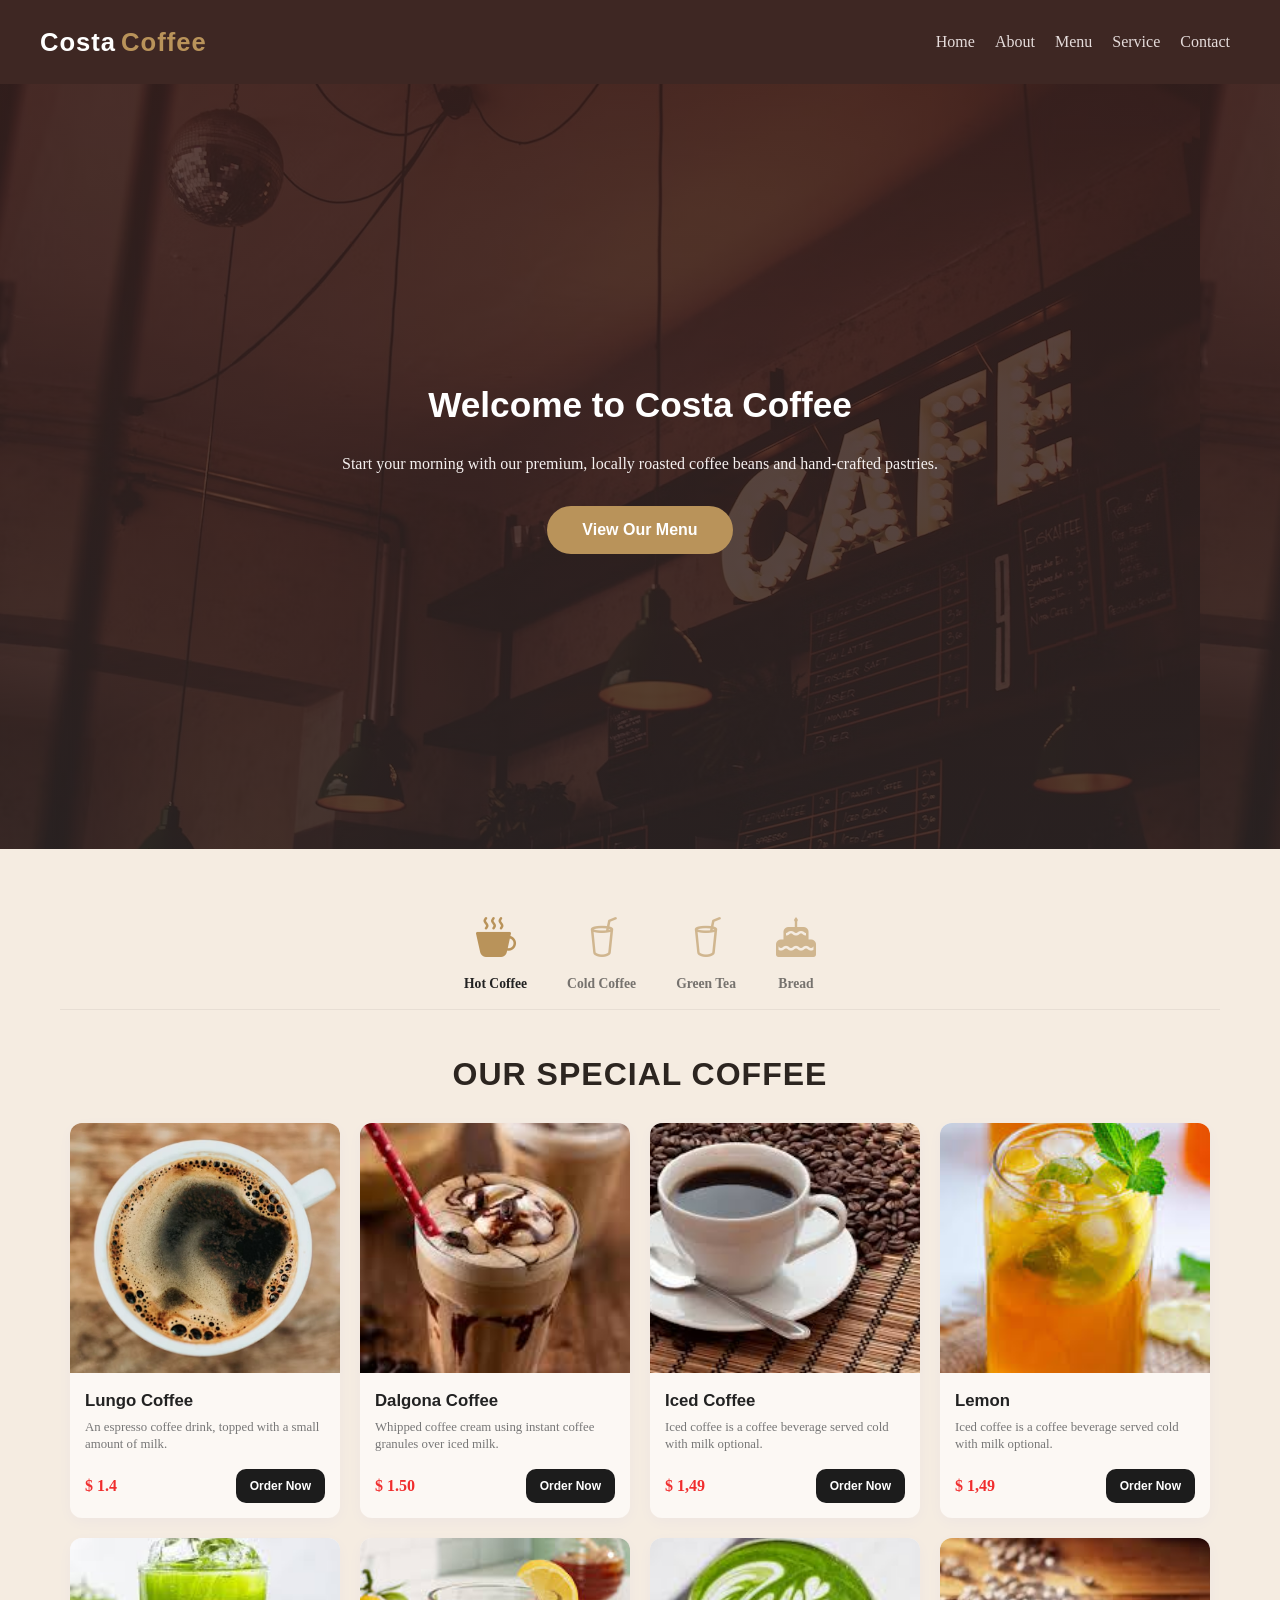
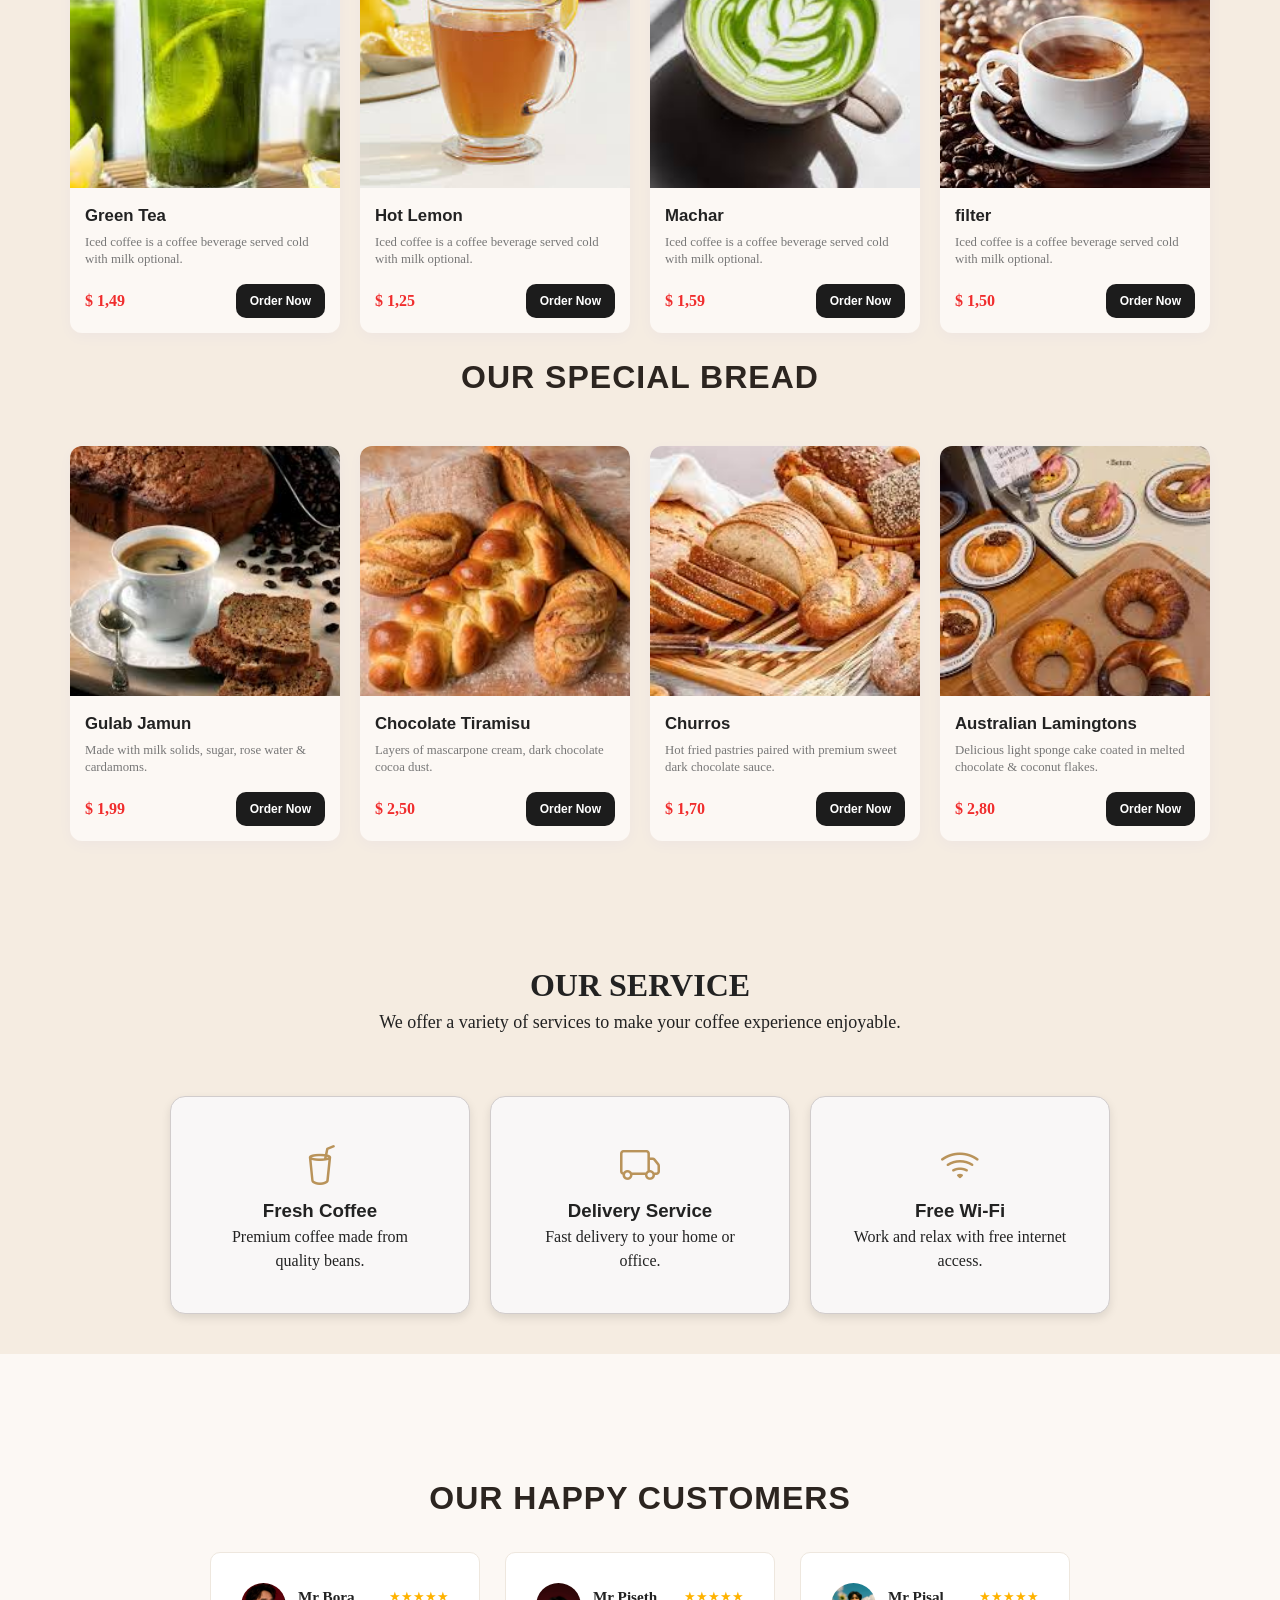
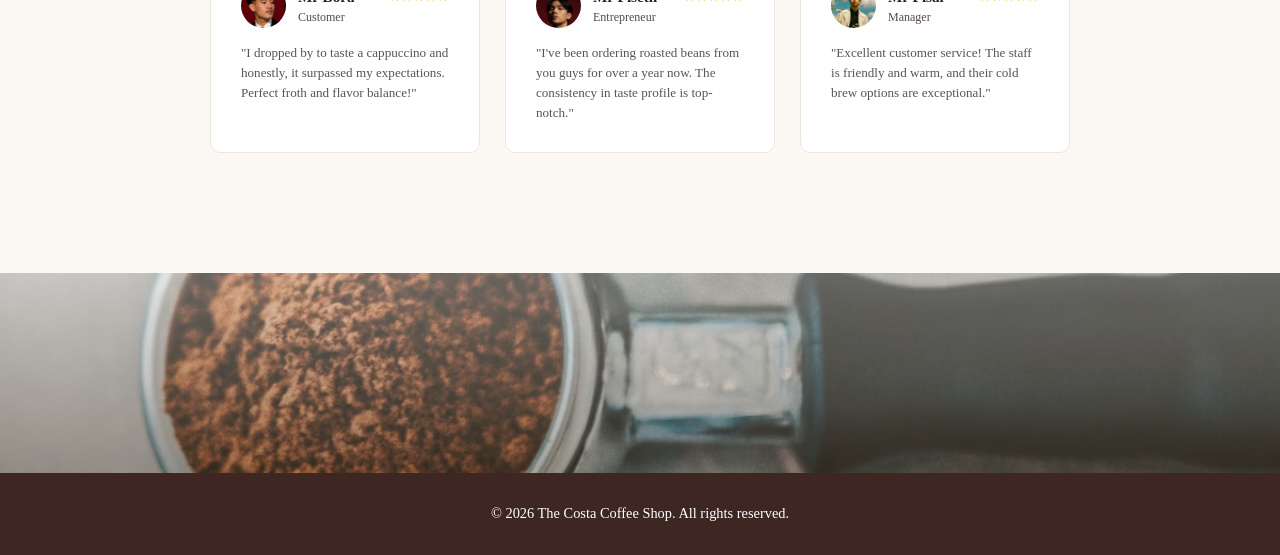
<file: index.html>
<!DOCTYPE html>
<html lang="en">
<head>
    <meta charset="UTF-8">
    <meta name="viewport" content="width=device-width, initial-scale=1.0">
    <link rel="stylesheet" href="https://cdn.jsdelivr.net/npm/bootstrap-icons@1.13.1/font/bootstrap-icons.min.css">
    <title>Costa Coffee</title>
    <link rel="stylesheet" href=" file/index.css">
</head>
<body>
    
    <!-- 1. Navigation Bar ---------------------------------------------------------->
    <nav   class="navbar">
        <div class="logo">Costa<span>Coffee</span></div>
           
        <ul class="nav-links">       
            <li><a href="#home">Home</a></li>
            <li><a href="about.html">About</a></li>
            <li><a href="Menu.html">Menu</a></li>
            <li><a href="#service">Service</a></li>
            <li><a href="contact.html">Contact</a></li>
           
        </ul>
    </nav>
    
    <!-- 2. Home Page (Hero Section) ------------------------------------------------->
    <header id="home" class="hero-section">
        <div class="hero-content">
            <h1>Welcome to Costa Coffee</h1>
            <p>Start your morning with our premium, locally roasted coffee beans and hand-crafted pastries.</p>
            <a href="#menu" class="btn-primary">View Our Menu</a>
        </div>
    </header>

    <!-- 3. About Page Section ------------------------------------------------>  
    <section id="menu" class="menu-section">
        <div class="container">
            
            <div class="category-tabs">
                <div class="tab active"><span class="tab-icon"><i class="bi bi-cup-hot-fill"></i></span><p>Hot Coffee</p></div>
                <div class="tab"><span class="tab-icon"><i class="bi bi-cup-straw"></i></span><p>Cold Coffee</p></div>
                <div class="tab"><span class="tab-icon"><i class="bi bi-cup-straw"></i></span><p>Green Tea</p></div>
                <div class="tab"><span class="tab-icon"><i class="bi bi-cake-fill"></i></span><p>Bread</p></div>
            </div>

            <h2 class="section-title">OUR SPECIAL COFFEE</h2>
                <div class="product-grid">
                    <div class="product-card">
                        <div class="image-placeholder bg-lungo"></div>
                        <div class="card-info">
                            <h3>Lungo Coffee</h3>
                            <p class="desc">An espresso coffee drink, topped with a small amount of milk.</p>
                            <div class="card-footer">
                                <span class="price"> $ 1.4</span>
                                <button class="order-btn">Order Now</button>
                            </div>
                        </div>
                    </div>
               
                    <div class="product-card">
                        <div class="image-placeholder bg-dalgona"></div>
                        <div class="card-info">
                            <h3>Dalgona Coffee</h3>
                            <p class="desc">Whipped coffee cream using instant coffee granules over iced milk.</p>
                            <div class="card-footer">
                                <span class="price">$ 1.50</span>
                                <button class="order-btn">Order Now</button>
                            </div>
                        </div>
                    </div>
               
                    <div class="product-card">
                        <div class="image-placeholder bg-iced"></div>
                        <div class="card-info">
                            <h3>Iced Coffee</h3>
                            <p class="desc">Iced coffee is a coffee beverage served cold with milk optional.</p>
                            <div class="card-footer">
                                <span class="price">$ 1,49</span>
                                <button class="order-btn">Order Now</button>
                            </div>
                        </div>
                   </div>
                
                     <div class="product-card">
                        <div class="image-placeholder bg-Lemon"></div>
                        <div class="card-info">
                            <h3>Lemon</h3>
                            <p class="desc">Iced coffee is a coffee beverage served cold with milk optional.</p>
                            <div class="card-footer">
                                <span class="price">$ 1,49</span>
                                <button class="order-btn">Order Now</button>
                            </div>
                        </div>
                        
                    </div>
                     <div class="product-card">
                        <div class="image-placeholder bg-Green "></div>
                        <div class="card-info">
                            <h3>Green Tea</h3>
                            <p class="desc">Iced coffee is a coffee beverage served cold with milk optional.</p>
                            <div class="card-footer">
                                <span class="price">$ 1,49</span>
                                <button class="order-btn">Order Now</button>
                            </div>
                        </div>
                    </div>
                     <div class="product-card">
                        <div class="image-placeholder bg-Lemon2"></div>
                        <div class="card-info">
                            <h3>Hot Lemon </h3>
                            <p class="desc">Iced coffee is a coffee beverage served cold with milk optional.</p>
                            <div class="card-footer">
                                <span class="price">$ 1,25</span>
                                <button class="order-btn">Order Now</button>
                            </div>
                        </div>
                    </div>
                     <div class="product-card">
                        <div class="image-placeholder bg-Machar"></div>
                        <div class="card-info">
                            <h3>Machar</h3>
                            <p class="desc">Iced coffee is a coffee beverage served cold with milk optional.</p>
                            <div class="card-footer">
                                <span class="price">$ 1,59</span>
                                <button class="order-btn">Order Now</button>
                            </div>
                        </div>
                    </div>
                     <div class="product-card">
                        <div class="image-placeholder bg-filter"></div>
                        <div class="card-info">
                            <h3>filter</h3>
                            <p class="desc">Iced coffee is a coffee beverage served cold with milk optional.</p>
                            <div class="card-footer">
                                <span class="price">$ 1,50</span>
                                <button class="order-btn">Order Now</button>
                            </div>
                        </div>
                    </div>

                <h2 class="section-title margin-top-lg">OUR SPECIAL BREAD</h2>
                <div class="product-grid">
                    <div class="product-card">
                        <div class="image-placeholder bg-gulab"></div>
                        <div class="card-info">
                            <h3>Gulab Jamun</h3>
                            <p class="desc">Made with milk solids, sugar, rose water & cardamoms.</p>
                            <div class="card-footer">
                                <span class="price">$ 1,99</span>
                                <button class="order-btn">Order Now</button>
                            </div>
                        </div>
                    </div>
                    <div class="product-card">
                        <div class="image-placeholder bg-tiramisu"></div>
                        <div class="card-info">
                            <h3>Chocolate Tiramisu</h3>
                            <p class="desc">Layers of mascarpone cream, dark chocolate cocoa dust.</p>
                            <div class="card-footer">
                                <span class="price">$ 2,50</span>
                                <button class="order-btn">Order Now</button>
                            </div>
                        </div>
                    </div>
                    <div class="product-card">
                        <div class="image-placeholder bg-churros"></div>
                        <div class="card-info">
                            <h3>Churros</h3>
                            <p class="desc">Hot fried pastries paired with premium sweet dark chocolate sauce.</p>
                            <div class="card-footer">
                                <span class="price">$ 1,70</span>
                                <button class="order-btn">Order Now</button>
                            </div>
                        </div>
                    </div>
                    <div class="product-card">
                        <div class="image-placeholder bg-lamingtons"></div>
                        <div class="card-info">
                            <h3>Australian Lamingtons</h3>
                            <p class="desc">Delicious light sponge cake coated in melted chocolate & coconut flakes.</p>
                            <div class="card-footer">
                                <span class="price">$ 2,80</span>
                                <button class="order-btn">Order Now</button>
                            </div>
                        </div>
                    </div>
                </div>
    </section>

    <section id="service" class="service-section"> 
        <div class="container">
            <h2 class="section-title1">OUR SERVICE</h2>
            <p class="section-title2">  We offer a variety of services to make your coffee experience enjoyable.</p>

        </div>
        <div class="service-grid">
    <div class="service-card">
        <i class="bi bi-cup-straw"></i>
        <h3>Fresh Coffee</h3>
        <p>Premium coffee made from quality beans.</p>
    </div>

    <div class="service-card">
        <i class="bi bi-truck"></i>
        <h3>Delivery Service</h3>
        <p>Fast delivery to your home or office.</p>
    </div>

    <div class="service-card">
        <i class="bi bi-wifi"></i>
        <h3>Free Wi-Fi</h3>
        <p>Work and relax with free internet access.</p>
    </div>
</div>

    </section>

    <section class="testimonials-section">
        <div class="container">
            <h2 class="section-title">OUR HAPPY CUSTOMERS</h2>
            
            <div class="testimonial-grid">
                <div class="review-card">
                    <div class="reviewer-profile">
                        <div class="avatar img-reviewer1"></div>
                        <div>
                            <h4>Mr Bora</h4>
                            <p class="role">Customer</p>
                        </div>
                        <div class="stars">★★★★★</div>
                    </div>
                    <p class="review-text">"I dropped by to taste a cappuccino and honestly, it surpassed my expectations. Perfect froth and flavor balance!"</p>
                </div>
                <div class="review-card">
                    <div class="reviewer-profile">
                        <div class="avatar img-reviewer2"></div>
                        <div>
                            <h4>Mr Piseth</h4>
                            <p class="role">Entrepreneur</p>
                        </div>
                        <div class="stars">★★★★★</div>
                    </div>
                    <p class="review-text">"I've been ordering roasted beans from you guys for over a year now. The consistency in taste profile is top-notch."</p>
                </div>
                <div class="review-card">
                    <div class="reviewer-profile">
                        <div class="avatar img-reviewer3"></div>
                        <div>
                            <h4>Mr Pisal</h4>
                            <p class="role">Manager</p>
                        </div>
                        <div class="stars">★★★★★</div>
                    </div>
                    <p class="review-text">"Excellent customer service! The staff is friendly and warm, and their cold brew options are exceptional."</p>
                </div>
            </div>
            
    </section>

     <section class="beans-banner"></section>

    <footer>
        <p>&copy; 2026 The Costa Coffee Shop. All rights reserved.</p>
    </footer>
</body>
</html>
</file>
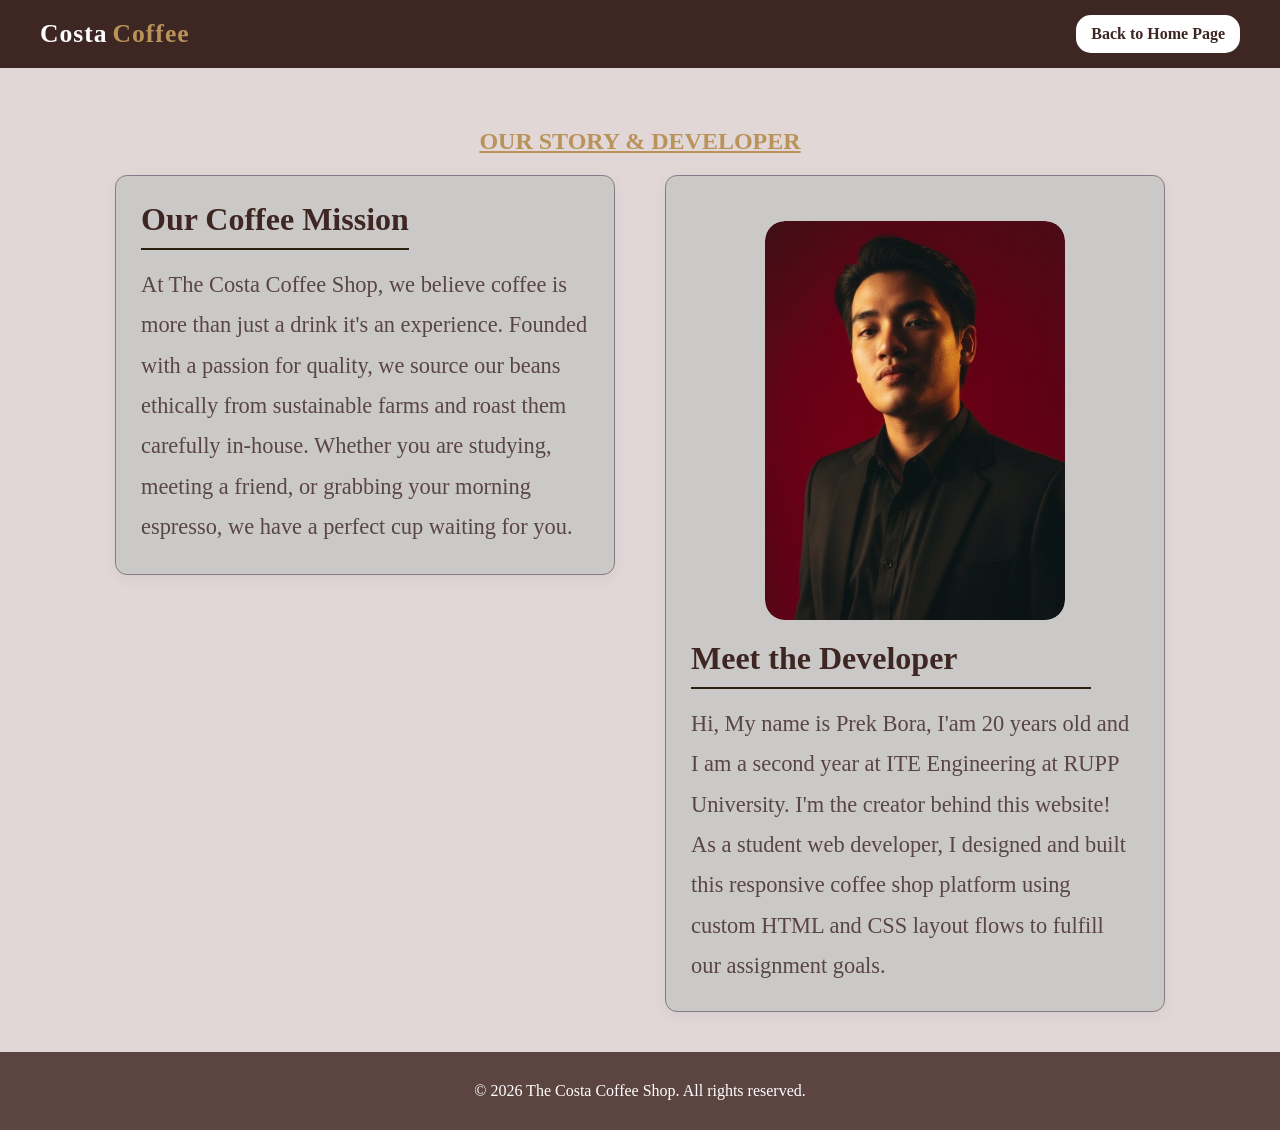
<file: about.html>
<!DOCTYPE html>
<html lang="en">
<head>
    <meta charset="UTF-8">
    <meta name="viewport" content="width=device-width, initial-scale=1.0">
    <title>About Costa Coffee</title>
    <link rel="stylesheet" href="file/about.css">
</head>
<body>

    <nav class="navbar">
        <div class="logo">Costa<span>Coffee</span></div>
        <a href="index.html" class="button">Back to Home Page</a>
    </nav>

    <section class="about-page-main">
        <div class="container">
            <h2 class="section-title">OUR STORY & DEVELOPER</h2>

            <div class="about-wrapper">

                <div class="about-box mission-box">
                    <h3>Our Coffee Mission</h3>
                    <p>At The Costa Coffee Shop, we believe coffee is more than just a drink it's an experience. Founded with a passion for quality, we source our beans ethically from sustainable farms and roast them carefully in-house. Whether you are studying, meeting a friend, or grabbing your morning espresso, we have a perfect cup waiting for you.</p>
                </div>

                <div class="about-box developer-box">
                    <div class="developer-image">
                        <img src="image/photo_2026-06-18_13-55-02.jpg" alt="Developer Photo">
                    </div>
                    <h3 class="title-img">Meet the Developer</h3>
                    <p class="text-img">Hi, My name is Prek Bora, I'am 20 years old and I am a second year at ITE Engineering at RUPP University. I'm the creator behind this website! As a student web developer, I designed and built this responsive coffee shop platform using custom HTML and CSS layout flows to fulfill our assignment goals.</p>
                </div>

            </div>
        </div>
    </section>

    <footer>
        <p>&copy; 2026 The Costa Coffee Shop. All rights reserved.</p>
    </footer>

</body>
</html>
</file>
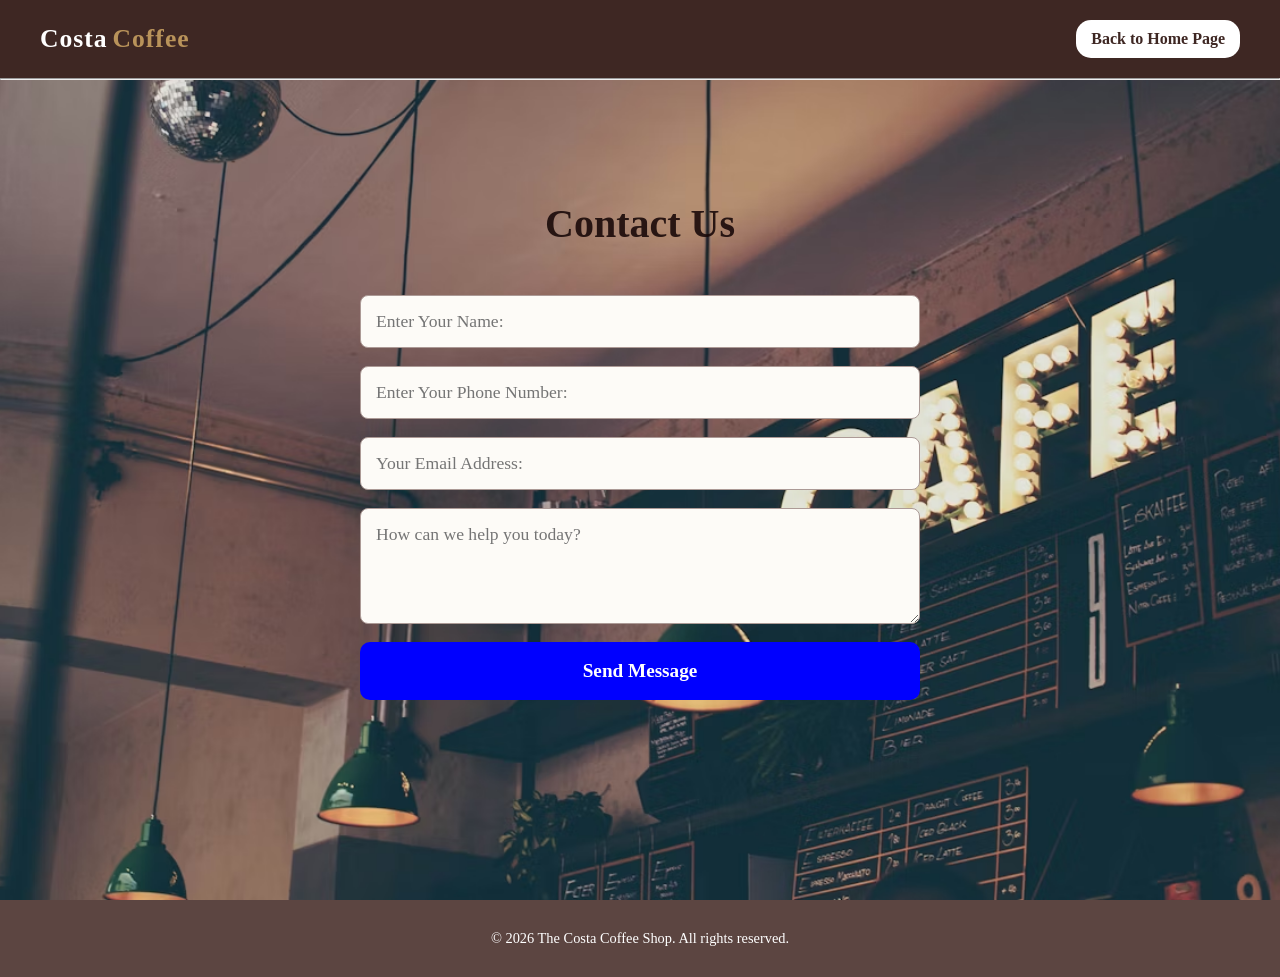
<file: contact.html>
<!DOCTYPE html>
<html lang="en">
<head>
    <meta charset="UTF-8">
    <meta name="viewport" content="width=device-width, initial-scale=1.0">
    <title>Contact Costa Coffee</title>
    <link rel="stylesheet" href="file/contact.css">
</head>
<body>
    <section id="contact" class="contact-section">
    <nav class="navbar">
        <div class="logo">Costa<span>Coffee</span></div>
         <a href="index.html" class="button">Back to Home Page</a>
     </nav>
            <hr class="separator">
            <form class="contact-form">
                <h2 class="title2">Contact Us</h2>
                <input type="text" placeholder="Enter Your Name:" >
                <input type="number" placeholder="Enter Your Phone Number:">
                <input type="email" placeholder="Your Email Address:" >
                <textarea placeholder="How can we help you today?" rows="4" required></textarea>
                <button  type="submit" class="btn-submit">Send Message</button>
            </form> 
    </section>
    <footer>
        <p>&copy; 2026 The Costa Coffee Shop. All rights reserved.</p>
    </footer>
</body>
</html>
</file>
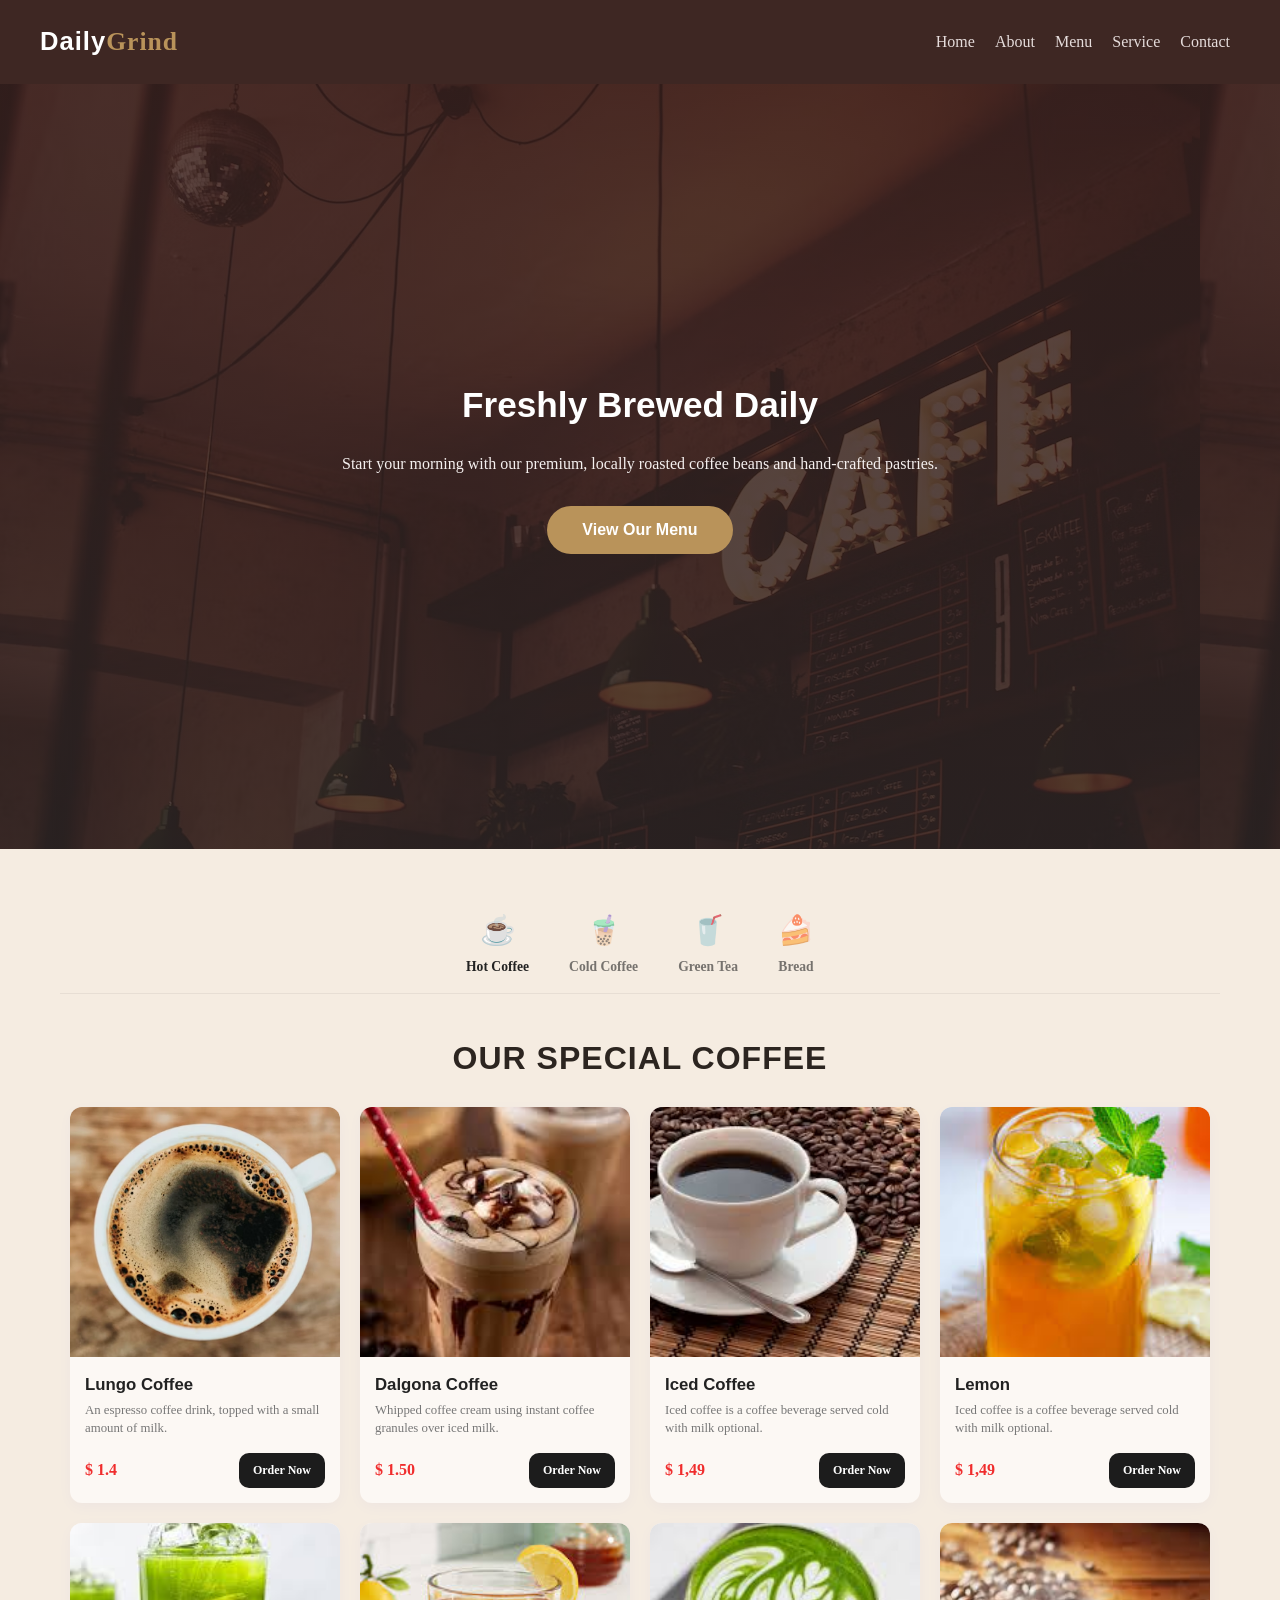
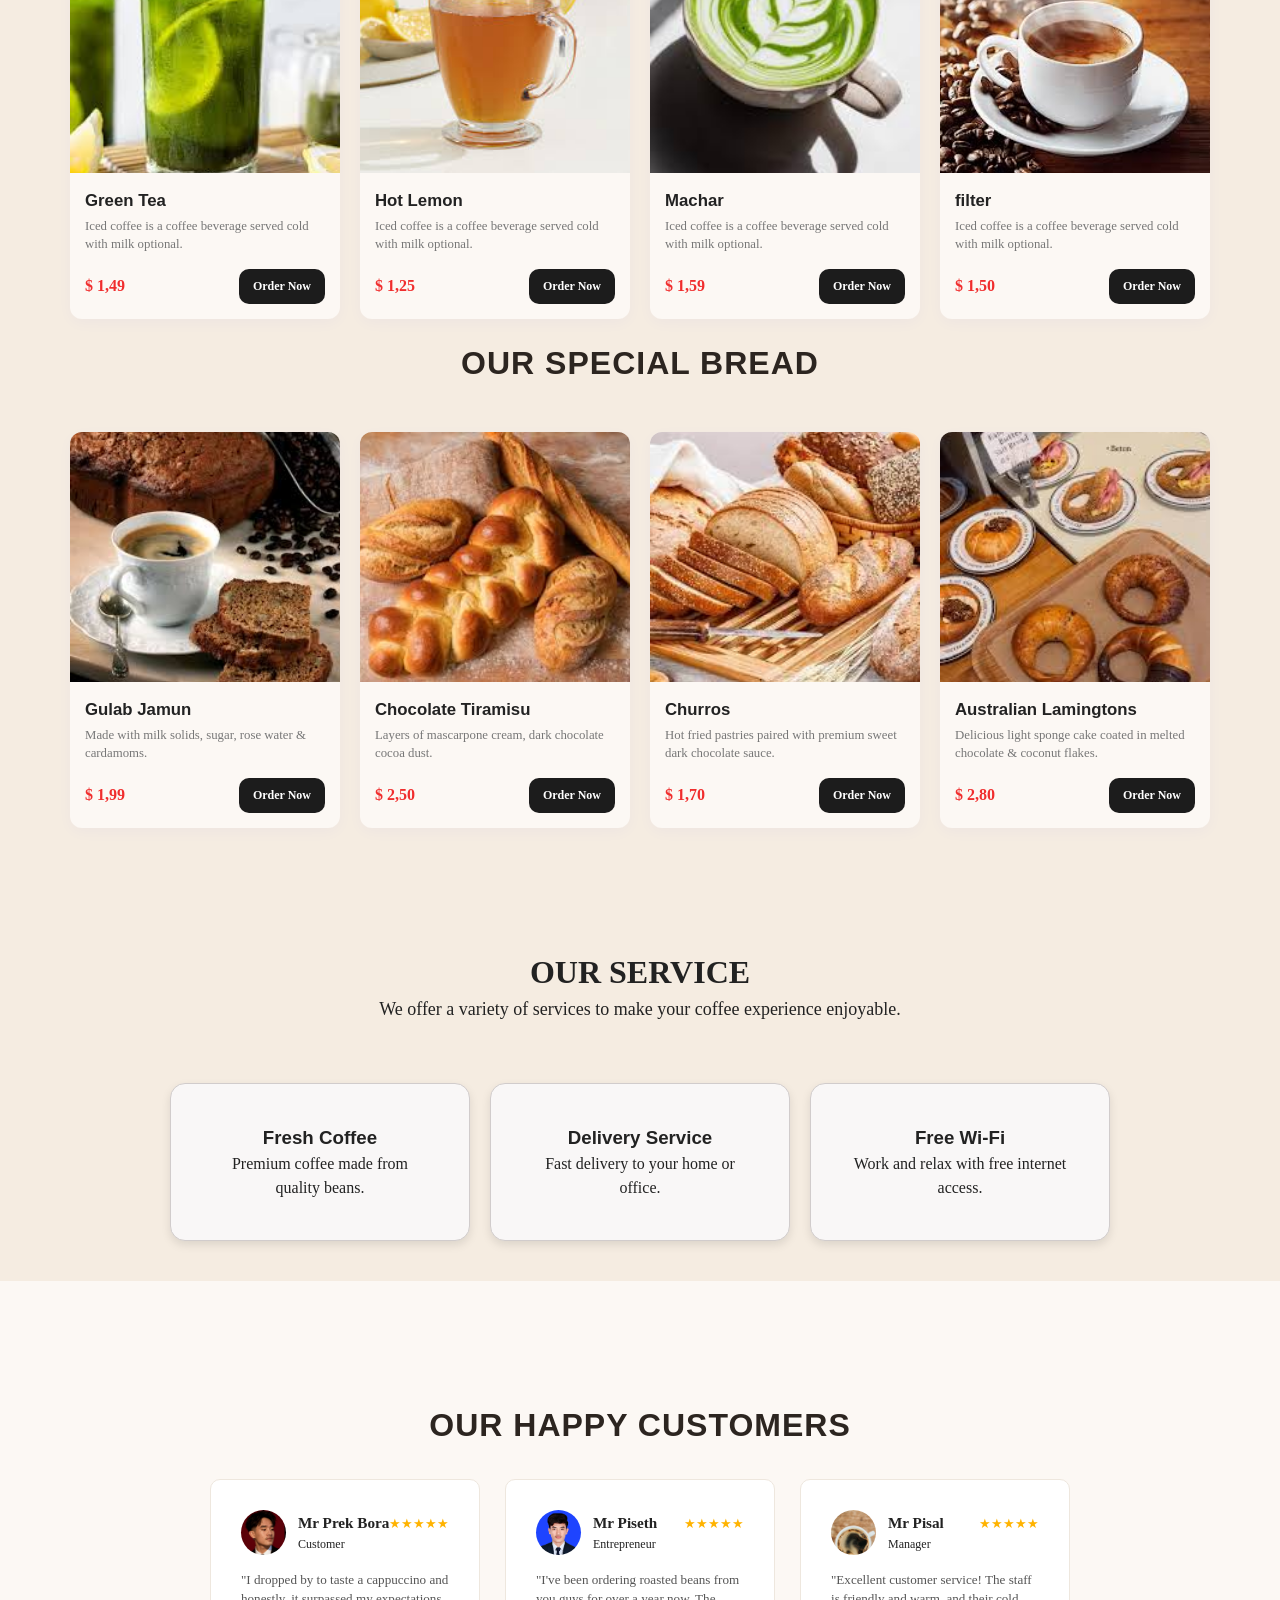
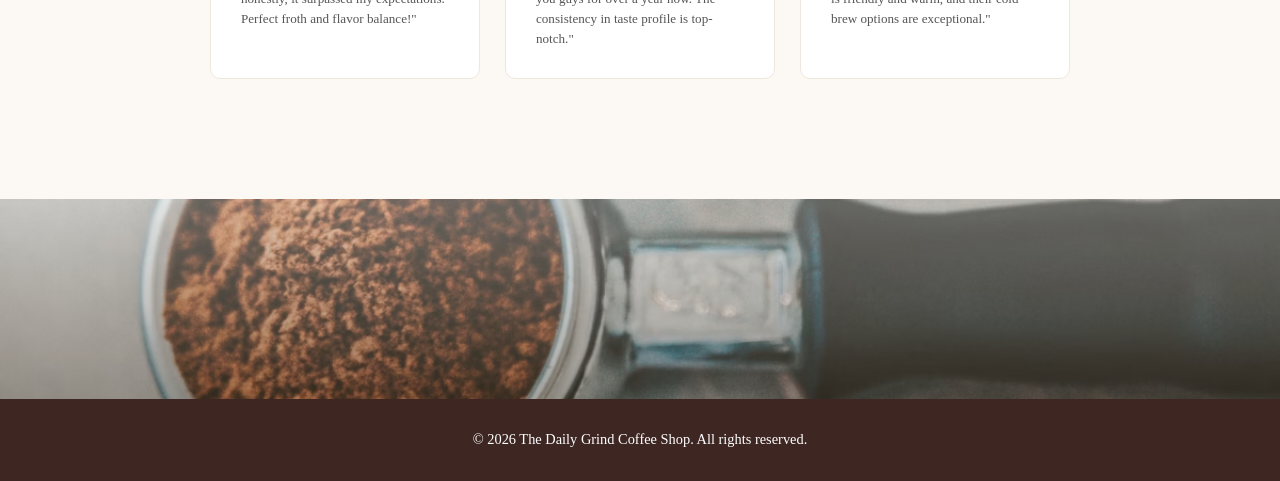
<file: idax.html>
<!DOCTYPE html>
<html lang="en">
<head>
    <meta charset="UTF-8">
    <meta name="viewport" content="width=device-width, initial-scale=1.0">
    <title>The Daily Grind | Coffee Shop</title>
    <link rel="stylesheet" href="/file/idex.css">
</head>
<body>
    
    <!-- 1. Navigation Bar ---------------------------------------------------------->
    <nav   class="navbar">
        <div class="logo">Daily<span>Grind</span></div>
           
        <ul class="nav-links">       
            <li><a href="#home">Home</a></li>
            <li><a href="about.html">About</a></li>
            <li><a href="Menu.html">Menu</a></li>
            <li><a href="#service">Service</a></li>
            <li><a href="contact.html">Contact</a></li>
           
        </ul>
    </nav>
    
    <!-- 2. Home Page (Hero Section) ------------------------------------------------->
    <header id="home" class="hero-section">
        <div class="hero-content">
            <h1>Freshly Brewed Daily</h1>
            <p>Start your morning with our premium, locally roasted coffee beans and hand-crafted pastries.</p>
            <a href="#menu" class="btn-primary">View Our Menu</a>
        </div>
    </header>

    <!-- 3. About Page Section ------------------------------------------------>  
    <section id="menu" class="menu-section">
        <div class="container">
            
            <div class="category-tabs">
                <div class="tab active"><span class="tab-icon">☕</span><p>Hot Coffee</p></div>
                <div class="tab"><span class="tab-icon">🧋</span><p>Cold Coffee</p></div>
                <div class="tab"><span class="tab-icon">🥤</span><p>Green Tea</p></div>
                <div class="tab"><span class="tab-icon">🍰</span><p>Bread</p></div>
            </div>

            <h2 class="section-title">OUR SPECIAL COFFEE</h2>
                <div class="product-grid">
                    <div class="product-card">
                        <div class="image-placeholder bg-lungo"></div>
                        <div class="card-info">
                            <h3>Lungo Coffee</h3>
                            <p class="desc">An espresso coffee drink, topped with a small amount of milk.</p>
                            <div class="card-footer">
                                <span class="price"> $ 1.4</span>
                                <button class="order-btn">Order Now</button>
                            </div>
                        </div>
                    </div>
               
                    <div class="product-card">
                        <div class="image-placeholder bg-dalgona"></div>
                        <div class="card-info">
                            <h3>Dalgona Coffee</h3>
                            <p class="desc">Whipped coffee cream using instant coffee granules over iced milk.</p>
                            <div class="card-footer">
                                <span class="price">$ 1.50</span>
                                <button class="order-btn">Order Now</button>
                            </div>
                        </div>
                    </div>
               
                    <div class="product-card">
                        <div class="image-placeholder bg-iced"></div>
                        <div class="card-info">
                            <h3>Iced Coffee</h3>
                            <p class="desc">Iced coffee is a coffee beverage served cold with milk optional.</p>
                            <div class="card-footer">
                                <span class="price">$ 1,49</span>
                                <button class="order-btn">Order Now</button>
                            </div>
                        </div>
                   </div>
                
                     <div class="product-card">
                        <div class="image-placeholder bg-Lemon"></div>
                        <div class="card-info">
                            <h3>Lemon</h3>
                            <p class="desc">Iced coffee is a coffee beverage served cold with milk optional.</p>
                            <div class="card-footer">
                                <span class="price">$ 1,49</span>
                                <button class="order-btn">Order Now</button>
                            </div>
                        </div>
                        
                    </div>
                     <div class="product-card">
                        <div class="image-placeholder bg-Green "></div>
                        <div class="card-info">
                            <h3>Green Tea</h3>
                            <p class="desc">Iced coffee is a coffee beverage served cold with milk optional.</p>
                            <div class="card-footer">
                                <span class="price">$ 1,49</span>
                                <button class="order-btn">Order Now</button>
                            </div>
                        </div>
                    </div>
                     <div class="product-card">
                        <div class="image-placeholder bg-Lemon2"></div>
                        <div class="card-info">
                            <h3>Hot Lemon </h3>
                            <p class="desc">Iced coffee is a coffee beverage served cold with milk optional.</p>
                            <div class="card-footer">
                                <span class="price">$ 1,25</span>
                                <button class="order-btn">Order Now</button>
                            </div>
                        </div>
                    </div>
                     <div class="product-card">
                        <div class="image-placeholder bg-Machar"></div>
                        <div class="card-info">
                            <h3>Machar</h3>
                            <p class="desc">Iced coffee is a coffee beverage served cold with milk optional.</p>
                            <div class="card-footer">
                                <span class="price">$ 1,59</span>
                                <button class="order-btn">Order Now</button>
                            </div>
                        </div>
                    </div>
                     <div class="product-card">
                        <div class="image-placeholder bg-filter"></div>
                        <div class="card-info">
                            <h3>filter</h3>
                            <p class="desc">Iced coffee is a coffee beverage served cold with milk optional.</p>
                            <div class="card-footer">
                                <span class="price">$ 1,50</span>
                                <button class="order-btn">Order Now</button>
                            </div>
                        </div>
                    </div>

                <h2 class="section-title margin-top-lg">OUR SPECIAL BREAD</h2>
                <div class="product-grid">
                    <div class="product-card">
                        <div class="image-placeholder bg-gulab"></div>
                        <div class="card-info">
                            <h3>Gulab Jamun</h3>
                            <p class="desc">Made with milk solids, sugar, rose water & cardamoms.</p>
                            <div class="card-footer">
                                <span class="price">$ 1,99</span>
                                <button class="order-btn">Order Now</button>
                            </div>
                        </div>
                    </div>
                    <div class="product-card">
                        <div class="image-placeholder bg-tiramisu"></div>
                        <div class="card-info">
                            <h3>Chocolate Tiramisu</h3>
                            <p class="desc">Layers of mascarpone cream, dark chocolate cocoa dust.</p>
                            <div class="card-footer">
                                <span class="price">$ 2,50</span>
                                <button class="order-btn">Order Now</button>
                            </div>
                        </div>
                    </div>
                    <div class="product-card">
                        <div class="image-placeholder bg-churros"></div>
                        <div class="card-info">
                            <h3>Churros</h3>
                            <p class="desc">Hot fried pastries paired with premium sweet dark chocolate sauce.</p>
                            <div class="card-footer">
                                <span class="price">$ 1,70</span>
                                <button class="order-btn">Order Now</button>
                            </div>
                        </div>
                    </div>
                    <div class="product-card">
                        <div class="image-placeholder bg-lamingtons"></div>
                        <div class="card-info">
                            <h3>Australian Lamingtons</h3>
                            <p class="desc">Delicious light sponge cake coated in melted chocolate & coconut flakes.</p>
                            <div class="card-footer">
                                <span class="price">$ 2,80</span>
                                <button class="order-btn">Order Now</button>
                            </div>
                        </div>
                    </div>
                </div>
    </section>

    <section id="service" class="service-section"> 
        <div class="container">
            <h2 class="section-title1">OUR SERVICE</h2>
            <p class="section-title2">  We offer a variety of services to make your coffee experience enjoyable.</p>

        </div>
        <div class="service-grid">
    <div class="service-card">
        <h3>Fresh Coffee</h3>
        <p>Premium coffee made from quality beans.</p>
    </div>

    <div class="service-card">
        <h3>Delivery Service</h3>
        <p>Fast delivery to your home or office.</p>
    </div>

    <div class="service-card">
        <h3>Free Wi-Fi</h3>
        <p>Work and relax with free internet access.</p>
    </div>
</div>

    </section>

    <section class="testimonials-section">
        <div class="container">
            <h2 class="section-title">OUR HAPPY CUSTOMERS</h2>
            
            <div class="testimonial-grid">
                <div class="review-card">
                    <div class="reviewer-profile">
                        <div class="avatar img-reviewer1"></div>
                        <div>
                            <h4>Mr Prek Bora</h4>
                            <p class="role">Customer</p>
                        </div>
                        <div class="stars">★★★★★</div>
                    </div>
                    <p class="review-text">"I dropped by to taste a cappuccino and honestly, it surpassed my expectations. Perfect froth and flavor balance!"</p>
                </div>
                <div class="review-card">
                    <div class="reviewer-profile">
                        <div class="avatar img-reviewer2"></div>
                        <div>
                            <h4>Mr Piseth</h4>
                            <p class="role">Entrepreneur</p>
                        </div>
                        <div class="stars">★★★★★</div>
                    </div>
                    <p class="review-text">"I've been ordering roasted beans from you guys for over a year now. The consistency in taste profile is top-notch."</p>
                </div>
                <div class="review-card">
                    <div class="reviewer-profile">
                        <div class="avatar img-reviewer3"></div>
                        <div>
                            <h4>Mr Pisal</h4>
                            <p class="role">Manager</p>
                        </div>
                        <div class="stars">★★★★★</div>
                    </div>
                    <p class="review-text">"Excellent customer service! The staff is friendly and warm, and their cold brew options are exceptional."</p>
                </div>
            </div>
            
    </section>

     <section class="beans-banner"></section>

    <footer>
        <p>&copy; 2026 The Daily Grind Coffee Shop. All rights reserved.</p>
    </footer>
</body>
</html>
</file>
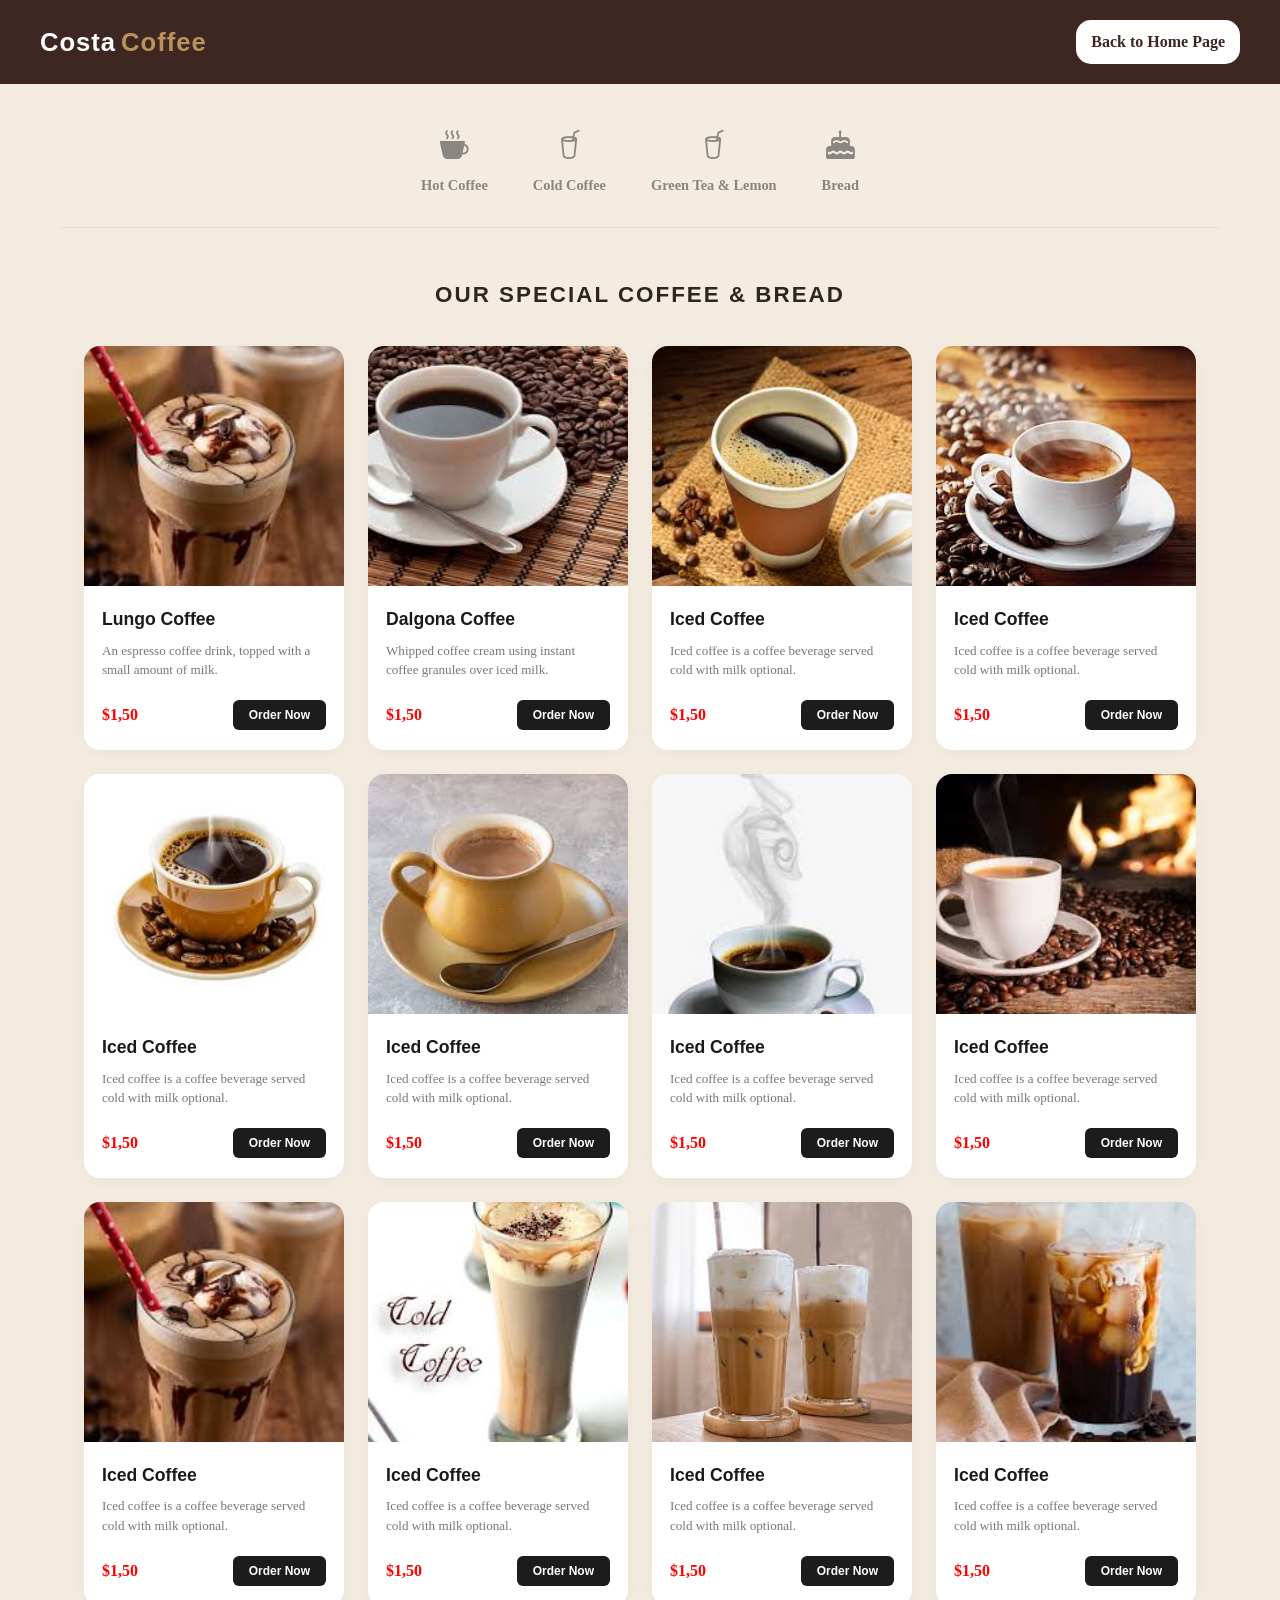
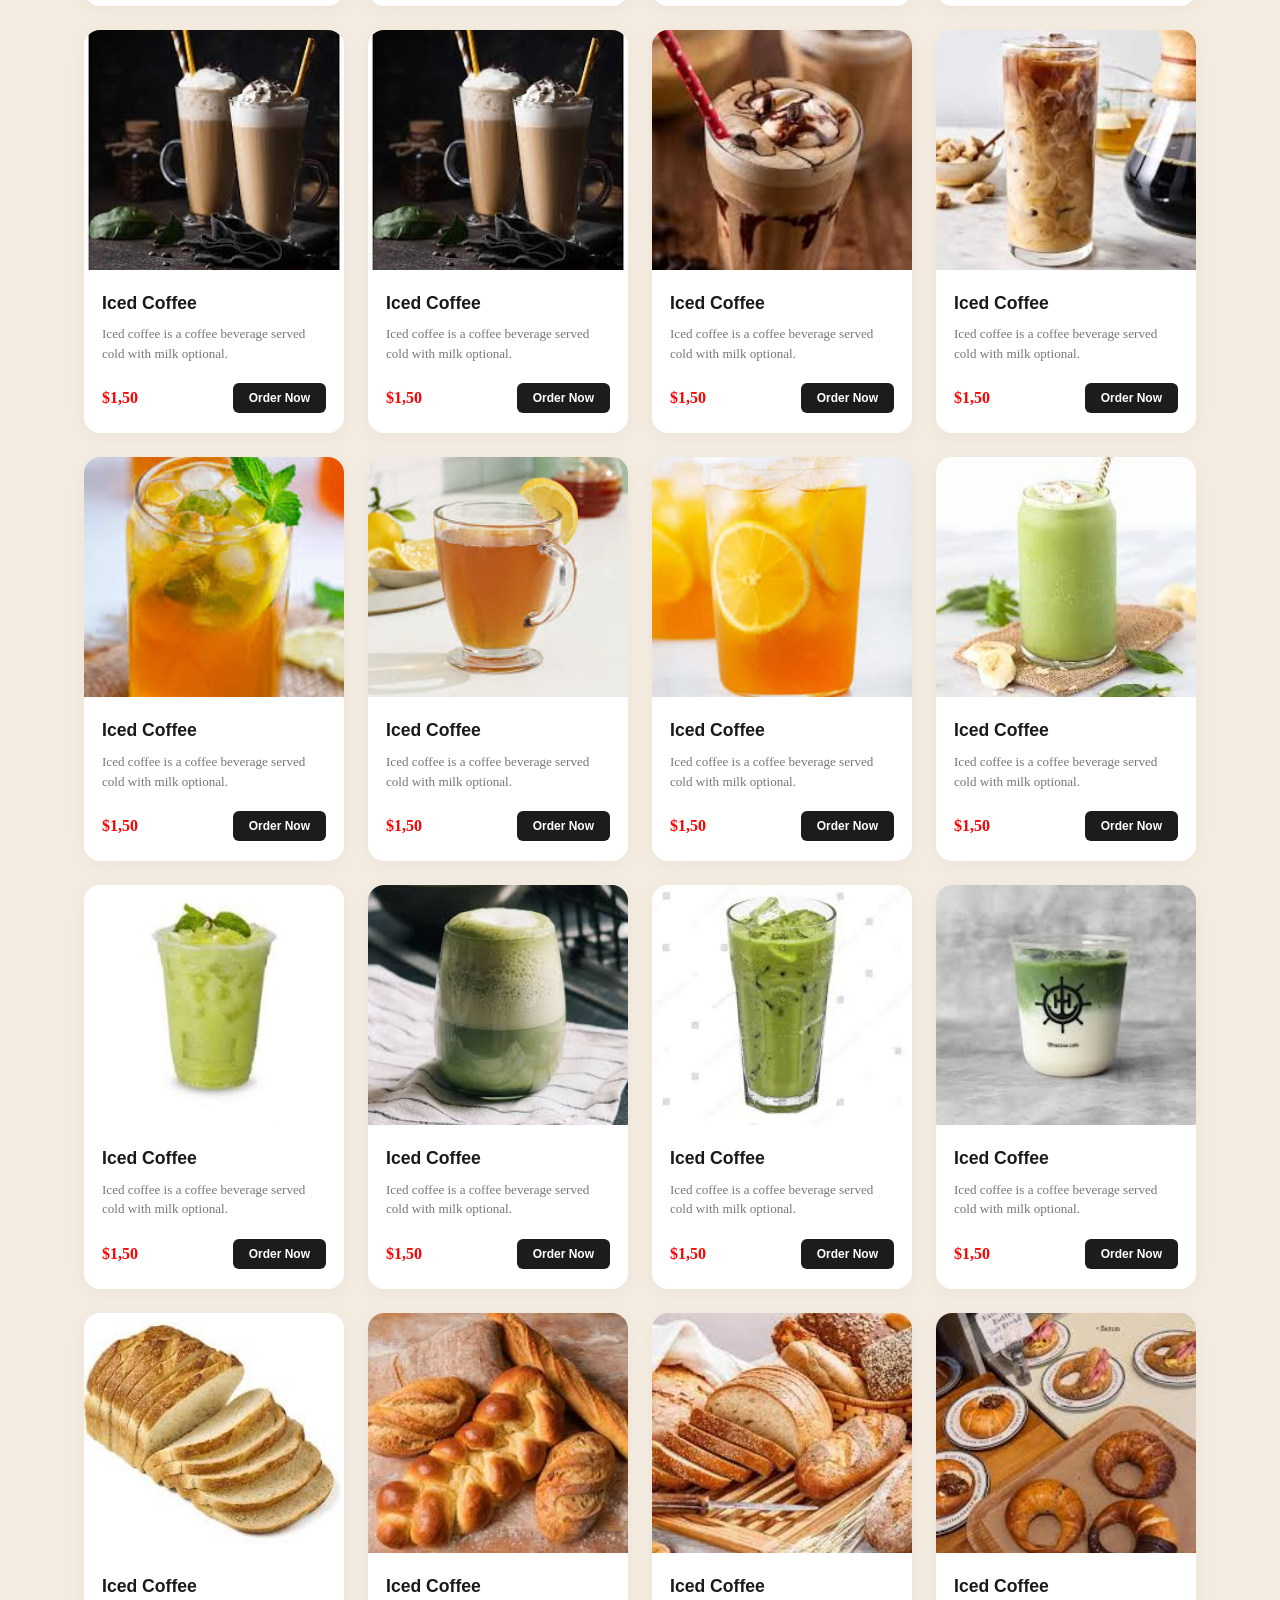
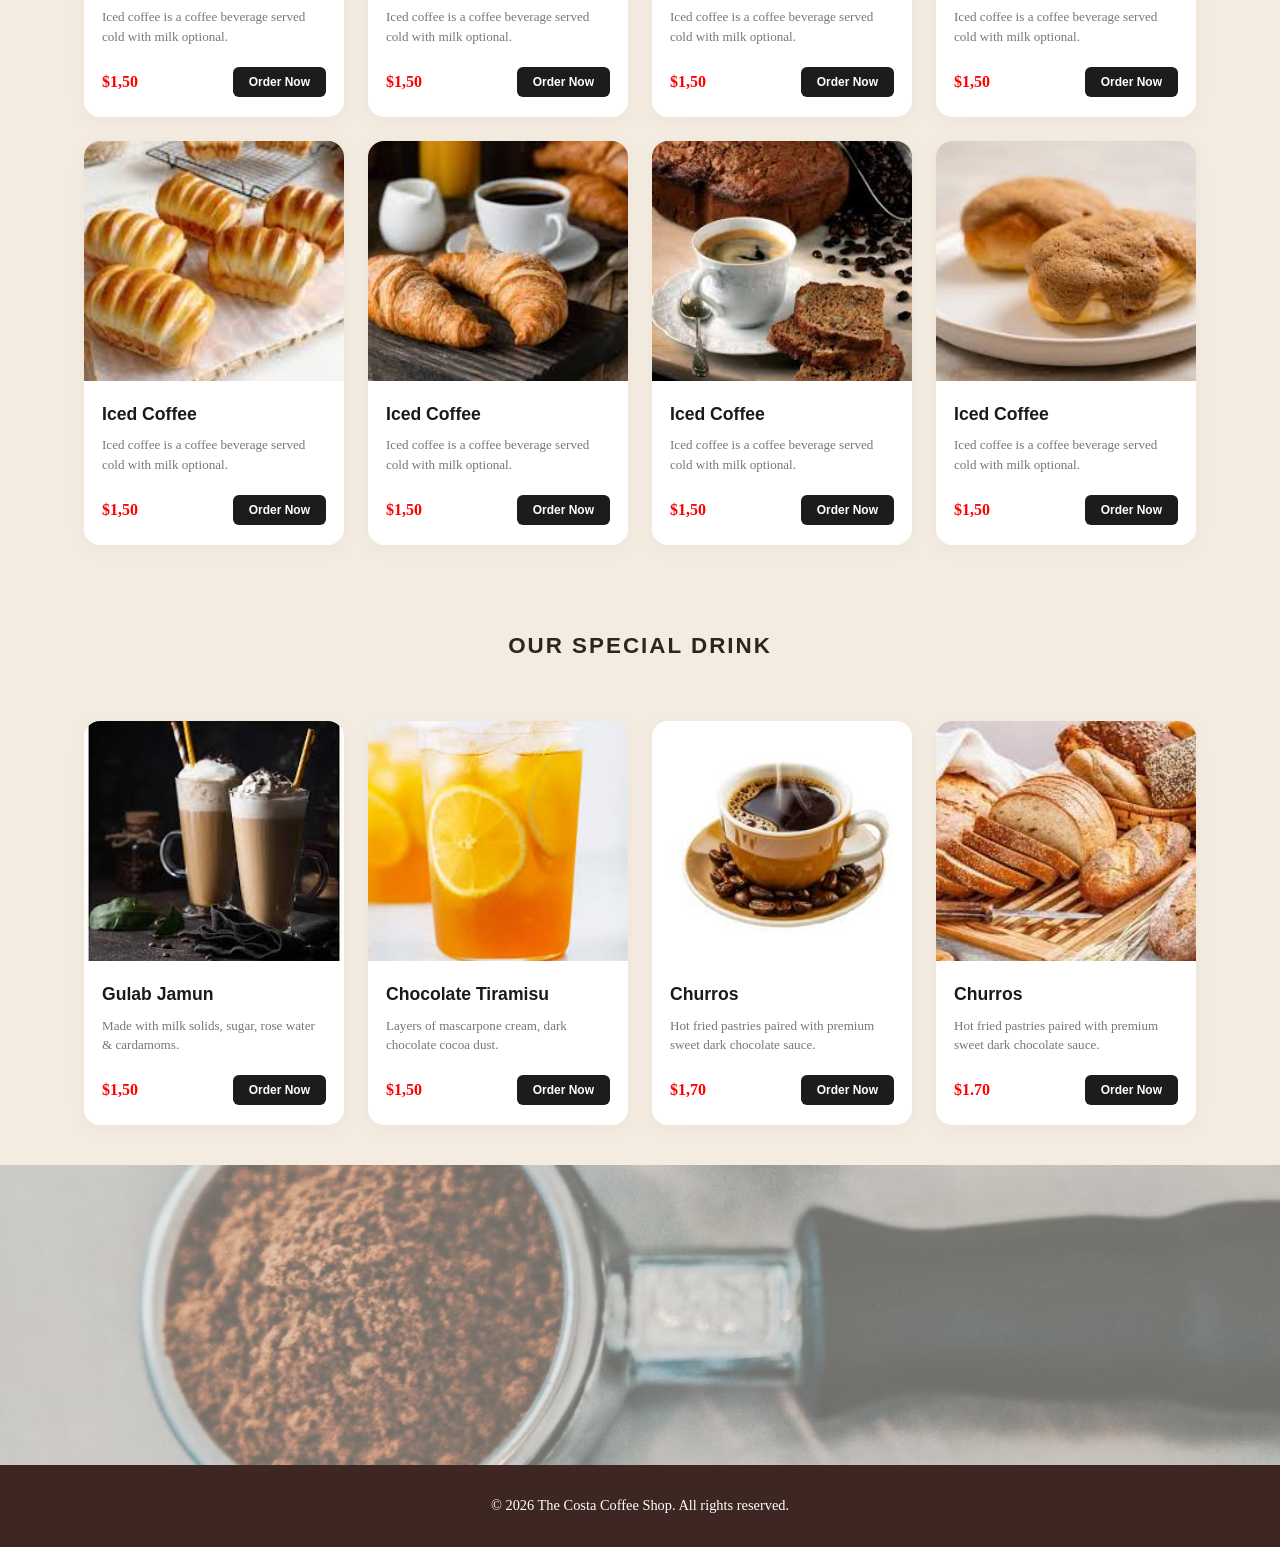
<file: Menu.html>
<!DOCTYPE html>
<html lang="en">
<head>
    <meta charset="UTF-8">
    <meta name="viewport" content="width=device-width, initial-scale=1.0">
    <link rel="stylesheet" href="https://cdn.jsdelivr.net/npm/bootstrap-icons@1.13.1/font/bootstrap-icons.min.css">
    <title>Menu Costa Coffee</title>
    <link rel="stylesheet" href="file/menu.css"> </head>
<body>
    
    <nav class="navbar">
        <div class="logo">Costa<span>Coffee</span></div>
        <a href="index.html" class="button">Back to Home Page</a>
    </nav>
    <section class="menu-page-main">
        <div class="container">
            
            <div class="category-tabs">
                <div class="tab active">  
                    <span class="tab-icon"><i class="bi bi-cup-hot-fill"></i></span>
                    <p>Hot Coffee</p> 
                </div>
                <div class="tab">
                   
                    <span  class="tab-icon"><i class="bi bi-cup-straw"></i></span>
                    <p>Cold Coffee</p>  </a>
                </div>
                <div class="tab">
                    <span class="tab-icon"><i class="bi bi-cup-straw"></i></span>
                    <p>Green Tea & Lemon</p>
                </div>
                <div class="tab">
                    <span class="tab-icon"><i class="bi bi-cake-fill"></i></span>
                    <p>Bread</p>
                </div>
            </div>

            <h2 class="section-title">OUR SPECIAL COFFEE & BREAD</h2>
                
            <div class="product-grid">
                    <div class="product-card">
                        <div class="image-placeholder bg-Hot"></div>
                        <div class="card-info">
                            <h3>Lungo Coffee</h3>
                            <p class="desc">An espresso coffee drink, topped with a small amount of milk.</p>
                            <div class="card-footer">
                                <span class="price">$1,50</span>
                                <button class="order-btn">Order Now</button>
                            </div>
                        </div>
                    </div>
                    <div class="product-card">
                        <div class="image-placeholder bg-Hot1"></div>
                        <div class="card-info">
                            <h3>Dalgona Coffee</h3>
                            <p class="desc">Whipped coffee cream using instant coffee granules over iced milk.</p>
                            <div class="card-footer">
                                <span class="price">$1,50</span>
                                <button class="order-btn">Order Now</button>
                            </div>
                        </div>
                    </div>
                    <div class="product-card">
                        <div class="image-placeholder bg-Hot2"></div>
                        <div class="card-info">
                            <h3>Iced Coffee</h3>
                            <p class="desc">Iced coffee is a coffee beverage served cold with milk optional.</p>
                            <div class="card-footer">
                                <span class="price">$1,50</span>
                                <button class="order-btn">Order Now</button>
                            </div>
                        </div>
                    </div>
                    <div class="product-card">
                        <div class="image-placeholder bg-Hot3"></div>                       
                        <div class="card-info">
                            <h3>Iced Coffee</h3>
                            <p class="desc">Iced coffee is a coffee beverage served cold with milk optional.</p>
                            <div class="card-footer">
                                <span class="price">$1,50</span>
                                <button class="order-btn">Order Now</button>
                            </div>
                        </div>
                    </div>
                    <div class="product-card">
                        <div class="image-placeholder bg-Hot4"></div>
                        <div class="card-info">
                            <h3>Iced Coffee</h3>
                            <p class="desc">Iced coffee is a coffee beverage served cold with milk optional.</p>
                            <div class="card-footer">
                                <span class="price">$1,50</span>
                                <button class="order-btn">Order Now</button>
                            </div>
                        </div>
                    </div>
                    <div class="product-card">
                        <div class="image-placeholder bg-Hot5"></div>
                        <div class="card-info">
                            <h3>Iced Coffee</h3>
                            <p class="desc">Iced coffee is a coffee beverage served cold with milk optional.</p>
                            <div class="card-footer">
                                <span class="price">$1,50</span>
                                <button class="order-btn">Order Now</button>
                            </div>
                        </div>
                    </div>
                    <div class="product-card">
                        <div class="image-placeholder bg-Hot6"></div>
                        <div class="card-info">
                            <h3>Iced Coffee</h3>
                            <p class="desc">Iced coffee is a coffee beverage served cold with milk optional.</p>
                            <div class="card-footer">
                                <span class="price">$1,50</span>
                                <button class="order-btn">Order Now</button>
                            </div>
                        </div>
                    </div>
                    <div class="product-card">
                        <div class="image-placeholder bg-Hot7"></div>
                        <div class="card-info">
                            <h3>Iced Coffee</h3>
                            <p class="desc">Iced coffee is a coffee beverage served cold with milk optional.</p>
                            <div class="card-footer">
                                <span class="price">$1,50</span>
                                <button class="order-btn">Order Now</button>
                            </div>
                        </div>
                    </div>

<!-- About Cold-------------------------------------------------- -->

                    <div class="product-card">
                        <div class="image-placeholder bg-Cold1"></div>
                        <div class="card-info">
                            <h3>Iced Coffee</h3>
                            <p class="desc">Iced coffee is a coffee beverage served cold with milk optional.</p>
                            <div class="card-footer">
                                <span class="price">$1,50</span>
                                <button class="order-btn">Order Now</button>
                            </div>
                        </div>
                    </div>
                    <div class="product-card">
                        <div class="image-placeholder bg-Cold2"></div>
                        <div class="card-info">
                            <h3>Iced Coffee</h3>
                            <p class="desc">Iced coffee is a coffee beverage served cold with milk optional.</p>
                            <div class="card-footer">
                                <span class="price">$1,50</span>
                                <button class="order-btn">Order Now</button>
                            </div>
                        </div>
                    </div>
                    <div class="product-card">
                        <div class="image-placeholder bg-Cold3"></div>
                        <div class="card-info">
                            <h3>Iced Coffee</h3>
                            <p class="desc">Iced coffee is a coffee beverage served cold with milk optional.</p>
                            <div class="card-footer">
                                <span class="price">$1,50</span>
                                <button class="order-btn">Order Now</button>
                            </div>
                        </div>
                    </div>
                    <div class="product-card">
                        <div class="image-placeholder bg-Cold4"></div>
                        <div class="card-info">
                            <h3>Iced Coffee</h3>
                            <p class="desc">Iced coffee is a coffee beverage served cold with milk optional.</p>
                            <div class="card-footer">
                                <span class="price">$1,50</span>
                                <button class="order-btn">Order Now</button>
                            </div>
                        </div>
                    </div>
                    <div class="product-card">
                        <div class="image-placeholder bg-Cold5"></div>
                        <div class="card-info">
                            <h3>Iced Coffee</h3>
                            <p class="desc">Iced coffee is a coffee beverage served cold with milk optional.</p>
                            <div class="card-footer">
                                <span class="price">$1,50</span>
                                <button class="order-btn">Order Now</button>
                            </div>
                        </div>
                    </div>
                    <div class="product-card">
                        <div class="image-placeholder bg-Cold6"></div>
                        <div class="card-info">
                            <h3>Iced Coffee</h3>
                            <p class="desc">Iced coffee is a coffee beverage served cold with milk optional.</p>
                            <div class="card-footer">
                                <span class="price">$1,50</span>
                                <button class="order-btn">Order Now</button>
                            </div>
                        </div>
                    </div>
                    <div class="product-card">
                        <div class="image-placeholder bg-Cold7"></div>
                        <div class="card-info">
                            <h3>Iced Coffee</h3>
                            <p class="desc">Iced coffee is a coffee beverage served cold with milk optional.</p>
                            <div class="card-footer">
                                <span class="price">$1,50</span>
                                <button class="order-btn">Order Now</button>
                            </div>
                        </div>
                    </div>
                    <div class="product-card">
                        <div class="image-placeholder bg-Cold8"></div>
                        <div class="card-info">
                            <h3>Iced Coffee</h3>
                            <p class="desc">Iced coffee is a coffee beverage served cold with milk optional.</p>
                            <div class="card-footer">
                                <span class="price">$1,50</span>
                                <button class="order-btn">Order Now</button>
                            </div>
                        </div>
                    </div>

<!--  About Green Tea------------------------------------>

                    <div class="product-card">
                        <div class="image-placeholder bg-Green1"></div>
                        <div class="card-info">
                            <h3>Iced Coffee</h3>
                            <p class="desc">Iced coffee is a coffee beverage served cold with milk optional.</p>
                            <div class="card-footer">
                                <span class="price">$1,50</span>
                                <button class="order-btn">Order Now</button>
                            </div>
                        </div>
                    </div>
                    <div class="product-card">
                        <div class="image-placeholder bg-Green2"></div>
                        <div class="card-info">
                            <h3>Iced Coffee</h3>
                            <p class="desc">Iced coffee is a coffee beverage served cold with milk optional.</p>
                            <div class="card-footer">
                                <span class="price">$1,50</span>
                                <button class="order-btn">Order Now</button>
                            </div>
                        </div>
                    </div>
                    <div class="product-card">
                        <div class="image-placeholder bg-Green3"></div>
                        <div class="card-info">
                            <h3>Iced Coffee</h3>
                            <p class="desc">Iced coffee is a coffee beverage served cold with milk optional.</p>
                            <div class="card-footer">
                                <span class="price">$1,50</span>
                                <button class="order-btn">Order Now</button>
                            </div>
                        </div>
                    </div>
                    <div class="product-card">
                        <div class="image-placeholder bg-Green4"></div>
                        <div class="card-info">
                            <h3>Iced Coffee</h3>
                            <p class="desc">Iced coffee is a coffee beverage served cold with milk optional.</p>
                            <div class="card-footer">
                                <span class="price">$1,50</span>
                                <button class="order-btn">Order Now</button>
                            </div>
                        </div>
                    </div>
                    <div class="product-card">
                        <div class="image-placeholder bg-Green5"></div>
                        <div class="card-info">
                            <h3>Iced Coffee</h3>
                            <p class="desc">Iced coffee is a coffee beverage served cold with milk optional.</p>
                            <div class="card-footer">
                                <span class="price">$1,50</span>
                                <button class="order-btn">Order Now</button>
                            </div>
                        </div>
                    </div>
                    <div class="product-card">
                        <div class="image-placeholder bg-Green6"></div>
                        <div class="card-info">
                            <h3>Iced Coffee</h3>
                            <p class="desc">Iced coffee is a coffee beverage served cold with milk optional.</p>
                            <div class="card-footer">
                                <span class="price">$1,50</span>
                                <button class="order-btn">Order Now</button>
                            </div>
                        </div>
                    </div>
                    <div class="product-card">
                        <div class="image-placeholder bg-Green7"></div>
                        <div class="card-info">
                            <h3>Iced Coffee</h3>
                            <p class="desc">Iced coffee is a coffee beverage served cold with milk optional.</p>
                            <div class="card-footer">
                                <span class="price">$1,50</span>
                                <button class="order-btn">Order Now</button>
                            </div>
                        </div>
                    </div>
                    <div class="product-card">
                        <div class="image-placeholder bg-Green8"></div>
                        <div class="card-info">
                            <h3>Iced Coffee</h3>
                            <p class="desc">Iced coffee is a coffee beverage served cold with milk optional.</p>
                            <div class="card-footer">
                                <span class="price">$1,50</span>
                                <button class="order-btn">Order Now</button>
                            </div>
                        </div>
                    </div>


<!-- About bakary------------------------------------------ -->

                    <div class="product-card">
                        <div class="image-placeholder bg-bread1"></div>
                        <div class="card-info">
                            <h3>Iced Coffee</h3>
                            <p class="desc">Iced coffee is a coffee beverage served cold with milk optional.</p>
                            <div class="card-footer">
                                <span class="price">$1,50</span>
                                <button class="order-btn">Order Now</button>
                            </div>
                        </div>
                    </div>
                    <div class="product-card">
                        <div class="image-placeholder bg-bread2"></div>
                        <div class="card-info">
                            <h3>Iced Coffee</h3>
                            <p class="desc">Iced coffee is a coffee beverage served cold with milk optional.</p>
                            <div class="card-footer">
                                <span class="price">$1,50</span>
                                <button class="order-btn">Order Now</button>
                            </div>
                        </div>
                    </div>
                    <div class="product-card">
                        <div class="image-placeholder bg-bread3"></div>
                        <div class="card-info">
                            <h3>Iced Coffee</h3>
                            <p class="desc">Iced coffee is a coffee beverage served cold with milk optional.</p>
                            <div class="card-footer">
                                <span class="price">$1,50</span>
                                <button class="order-btn">Order Now</button>
                            </div>
                        </div>
                    </div>
                    <div class="product-card">
                        <div class="image-placeholder bg-bread4"></div>
                        <div class="card-info">
                            <h3>Iced Coffee</h3>
                            <p class="desc">Iced coffee is a coffee beverage served cold with milk optional.</p>
                            <div class="card-footer">
                                <span class="price">$1,50</span>
                                <button class="order-btn">Order Now</button>
                            </div>
                        </div>
                    </div>
                    <div class="product-card">
                        <div class="image-placeholder bg-bread5"></div>
                        <div class="card-info">
                            <h3>Iced Coffee</h3>
                            <p class="desc">Iced coffee is a coffee beverage served cold with milk optional.</p>
                            <div class="card-footer">
                                <span class="price">$1,50</span>
                                <button class="order-btn">Order Now</button>
                            </div>
                        </div>
                    </div>
                    <div class="product-card">
                        <div class="image-placeholder bg-bread6"></div>
                        <div class="card-info">
                            <h3>Iced Coffee</h3>
                            <p class="desc">Iced coffee is a coffee beverage served cold with milk optional.</p>
                            <div class="card-footer">
                                <span class="price">$1,50</span>
                                <button class="order-btn">Order Now</button>
                            </div>
                        </div>
                    </div>
                    <div class="product-card">
                        <div class="image-placeholder bg-bread7"></div>
                        <div class="card-info">
                            <h3>Iced Coffee</h3>
                            <p class="desc">Iced coffee is a coffee beverage served cold with milk optional.</p>
                            <div class="card-footer">
                                <span class="price">$1,50</span>
                                <button class="order-btn">Order Now</button>
                            </div>
                        </div>
                    </div>
                    <div class="product-card">
                        <div class="image-placeholder bg-bread8"></div>
                        <div class="card-info">
                            <h3>Iced Coffee</h3>
                            <p class="desc">Iced coffee is a coffee beverage served cold with milk optional.</p>
                            <div class="card-footer">
                                <span class="price">$1,50</span>
                                <button class="order-btn">Order Now</button>
                            </div>
                        </div>
                    </div>
                    
            <h2 class="section-title margin-top-lg">OUR SPECIAL DRINK</h2>
                <div class="product-grid">
                    <div class="product-card">
                        <div class="image-placeholder bg-Cold9"></div>
                        <div class="card-info">
                            <h3>Gulab Jamun</h3>
                            <p class="desc">Made with milk solids, sugar, rose water & cardamoms.</p>
                            <div class="card-footer">
                                <span class="price">$1,50</span>
                                <button class="order-btn">Order Now</button>
                            </div>
                        </div>
                    </div>
                    <div class="product-card">
                        <div class="image-placeholder bg-Green9"></div>
                        <div class="card-info">
                            <h3>Chocolate Tiramisu</h3>
                            <p class="desc">Layers of mascarpone cream, dark chocolate cocoa dust.</p>
                            <div class="card-footer">
                                <span class="price">$1,50</span>
                                <button class="order-btn">Order Now</button>
                            </div>
                        </div>
                    </div>
                    <div class="product-card">
                        <div class="image-placeholder bg-Hot9"></div>
                        <div class="card-info">
                            <h3>Churros</h3>
                            <p class="desc">Hot fried pastries paired with premium sweet dark chocolate sauce.</p>
                            <div class="card-footer">
                                <span class="price">$1,70</span>
                                <button class="order-btn">Order Now</button>
                            </div>
                        </div>
                    </div>
                    <div class="product-card">
                        <div class="image-placeholder bg-bread9"></div>
                        <div class="card-info">
                            <h3>Churros</h3>
                            <p class="desc">Hot fried pastries paired with premium sweet dark chocolate sauce.</p>
                            <div class="card-footer">
                                <span class="price">$1.70</span>
                                <button class="order-btn">Order Now</button>
                            </div>
                        </div>
                    </div>
        </div>
    </section>

    <section class="beans-banner">
        
    </section>

    <footer>
        <p>&copy; 2026 The Costa Coffee Shop. All rights reserved.</p>
    </footer>

</body>
</html>
</file>
<file: file/index.css>
* {
    margin: 0;
    padding: 0;
    box-sizing: border-box;
    scroll-behavior: smooth;
}


body {
    background-color: #f5ece1;
    color: #222222;
    line-height: 1.5;
}
h1, h2, h3, .logo, .btn-primary,  .section-title {
    font-family: 'Helvetica Neue', Arial, sans-serif;
}

.container {
    max-width: 1200px;
    width: 100%;
    margin: 0 auto;
    padding: 60px 20px;
}

.separator {
    width: 50px;
    height: 3px;
    background-color:#b9935a;
    border: none;
    margin: 15px auto 30px;
}

.section-title {
    font-size: 32px;
    font-weight: 700;
    letter-spacing: 1px;
    text-align: center;
    color: #2c2520;
    margin-bottom: 25px;
}
.navbar {
    display: flex;
    justify-content: space-between;
    align-items: center;
    background-color: #3e2723;
    padding: 20px 40px;
    position: sticky;
    z-index: 1000;
}

.navbar .logo {
    
    color: #ffffff;
    font-size: 1.6rem;
    font-weight: 700;
    letter-spacing: 1px;
}

.navbar .logo span {
    color:#b9935a;
    padding: 0 5px;
}

.nav-links {
    list-style: none;
    display: flex;
    
}

.nav-links li {
   margin: 10px;
}

.nav-links a {
    color: #e5dcdb;
    text-decoration: none;
    font-size: 1rem;
    font-weight: 500;
    transition: color 0.3s ease;
}

.nav-links a:hover {
    color: #b9935a;
}
.hero-section {
    background: linear-gradient(rgba(56, 25, 20, 0.8), rgba(46, 29, 26, 0.8)), 
                url('../image/photo-background.avif') ;
    height: 85vh;
    display: flex;
    justify-content: center;
    align-items: center;
    text-align: center;
    color: #ffffff;
    padding: 0 20px;
}

.hero-content h1 {
    font-size: 2.2rem;
    margin-bottom: 20px;
    font-weight: 700;
}

.hero-content p {
    font-size: 1rem;
    max-width: 650px;
    margin: 0 auto 30px;
    color: #f5f0ef;
}

.btn-primary {
    display: inline-block;
    background-color: #b9935a;
    color: #ffffff;
    padding: 12px 35px;
    text-decoration: none;
    font-weight: 600;
    border-radius: 30px;
    transition: all 0.3s ease;
}

.btn-primary:hover {
    background-color: #ffffff;
    color: #3e2723;
    cursor: pointer;
}

.about-section {
    background-color: #ffffff;
}

.about-section p {
    font-size: 1.15rem;
    color: #5c4541; 
    max-width: 750px;
    margin: 0 auto;
}
.category-tabs {
    display: flex;
    justify-content: center;
    gap: 40px;
    margin-bottom: 40px;
    border-bottom: 1px solid rgba(0,0,0,0.06);
    padding-bottom: 15px;
}

.category-tabs .tab {
    text-align: center;
    cursor: pointer;
    opacity: 0.6;
    transition: opacity 0.3s;
}

.category-tabs .tab.active, .category-tabs .tab:hover {
    opacity: 1;
}

.tab-icon {
    font-size: 1.8rem;
    display: block;
    margin-bottom: 5px;
}

.category-tabs p {
    font-size: 0.85rem;
    font-weight: 600;
}


.product-grid {
    display: flex;
    gap: 20px;
    justify-content: center;
    flex-wrap: wrap; 
    width: 100%;
   
}
.product-card {
    background: #fcf8f4;
    border-radius: 12px;
    overflow: hidden;
    width: 100%;
    max-width: 270px;
    box-shadow: 0 4px 15px rgba(43, 21, 243, 0.03);
    text-align: left;
    display: flex;
    flex-direction: column;
    transition: transform 0.3s , box-shadow 0.3s ;
    
}
.product-card:hover{
    transform: translateY(-5px);
    box-shadow: 0 8px 25px rgba(0, 0, 0, 0.08);
}

.image-placeholder {
    height: 250px;
    background-size: cover;
    background-position: center;
}

.bg-Lemon { background-image: url('../image/lamon\ tea1.jpg'); }
.bg-Lemon2 { background-image: url('../image/lemon\ 2.jpg'); }
.bg-Machar { background-image: url(../image/macha\ 1.jpg); }
.bg-Green{ background-image: url('../image/Green\ Tea1.jpg'); }
.bg-lungo { background-image: url(../image/photo-1514432324607-a09d9b4aefdd.avif); }
.bg-dalgona { background-image: url('../image/cold1.jpg'); }
.bg-iced { background-image: url('../image/hot2.jpg'); }
.bg-filter { background-image: url('../image/hot\ 4.jpg'); }

.bg-gulab { background-image: url('../image/bread7.jpg'); }
.bg-tiramisu { background-image: url('../image/bread2.jpg'); }
.bg-churros { background-image: url('../image/bread3.jpg'); }
.bg-lamingtons { background-image: url('../image/bred44.jpg'); }

.card-info {
    padding: 15px;
    display: flex;
    flex-direction: column;
    flex-grow: 1;
}

.card-info h3 {
    font-size: 1.05rem;
    font-weight: 700;
    margin-bottom: 5px;
}

.card-info .desc {
    font-size: 0.8rem;
    color: #777777;
    line-height: 1.4;
    margin-bottom: 15px;
    flex-grow: 1;
}

.card-footer {
    display: flex;
    justify-content: space-between;
    align-items: center;
}

.card-footer .price {
    font-size: 1rem;
    font-weight: 700;
    color: rgb(240, 45, 45);
    
}

.order-btn {
    background-color: #1c1c1c;
    color: #ffffff;
    font-size: 0.75rem;
    font-weight: 600;
    padding: 10px 14px;
    border: none;
    border-radius: 10px;
    cursor: pointer;
}
.order-btn:hover{
    transition: all 0.3s;
    background-color: #a27e7e;
}

/* --- Service --------------------------- --- */
.service-section {
    background-color: #f5ece1;
    
}
.section-title1,.section-title2{
    font-family: 'Times New Roman', Times, serif;
    text-align: center;
    font-size: 32px;
}
.section-title2{
    font-size: 18px;
    padding: 0 15px;
}
.service-grid {
    display: flex;
    gap: 20px;
    justify-content: center;
    flex-wrap: wrap;
    margin-bottom: 40px;
}
.tab-icon{
    align-items: end;

}

.service-card {
    width: 100%;
    max-width: 300px;
    background: #f9f7f7;
    border: 1px solid #d1cccc;
    border-radius: 15px;
    padding: 40px;
    text-align: center;
    box-shadow: 0 4px 10px rgba(0,0,0,0.1);
}
.service-text{
    color: #6d6b68;
    
}
.service{
    scroll-margin-top: 80px;
}
.bi{
    font-size: 2.5rem;
    color: #b9935a;
    
}


/* ---  Customers ------------------------------------ */
.testimonials-section {
    background-color: #fcf8f4;
    padding: 60px 0;
}
.testimonial-grid {
    display: flex;
    gap: 25px;
    justify-content: center;
    flex-wrap: wrap;
    margin-top: 30px;
    
}

.review-card {
    background: white;
    border: 1px solid #eee7de;
    border-radius: 10px;
    padding: 30px;
    width: 100%;
    max-width: 270px;
    text-align: left;
}

.reviewer-profile {
    display: flex;
    align-items: center;
    gap: 12px;
    margin-bottom: 15px;
    position: relative;
}

.avatar {
    width: 45px;
    height: 45px;
    border-radius: 50%;
    background-size: cover;
}
.img-reviewer1 { background-image: url('../image/photo_2026-03-02_09-22-18.jpg'); }
.img-reviewer2 { background-image: url('../image/photo_2025-09-18_17-50-32\ seth.jpg'); }
.img-reviewer3 { background-image: url('../image/photo_2026-06-24_10-06-42\ sal.jpg'); }

.reviewer-profile h4 { font-size: 0.95rem; font-weight: 700; }
.reviewer-profile .role { font-size: 0.75rem; color: #564949; }

.stars {
    position: absolute;
    right: 0;
    top: 5px;
    color: #ffb300;
    font-size: 0.8rem;
}

.review-text {
    font-size: 0.82rem;
    color: #555555;
    line-height: 1.5;
}
.beans-banner {
    background: linear-gradient(rgba(245, 236, 225, 0.4), rgba(109, 90, 66, 0.4)), 
                url('../image/background2.avif') no-repeat center center/cover;
    padding: 100px 20px;
    width: 100%;
    max-width: 100vw;
    overflow-x: hidden;
    text-align: left;
    display: flex;
    align-items: center;
}

/* --- Footer------------------------------------------------------------------------ --- */
footer {
    background-color: #3e2723;
    color: #ffffff;
    text-align: center;
    padding: 30px 20px;
    font-size: 0.9rem;
}

@media (max-width: 768px) {
    .navbar {
        flex-direction: column;
        padding: 15px;
    }
    .nav-links  {
        flex-wrap: wrap;
        justify-content: center;
        gap: 10px;
    }
    .nav-links li{
        margin: 0;
    }
    .hero-section {
        height: auto;
        min-height: 70vh;
        padding: 60px 20px;
    }
    .hero-content h1 {
        font-size: 1.8rem;
    }
    .hero-content p {
        font-size: 0.95rem;
    }
    .container {
        padding: 50px 20px;
    }
    .arrow-btn { 
        display: none; 
    }
    .category-tabs { 
        flex-wrap: wrap;
        row-gap: 15px;
    }
     .section-title {
        font-size: 32px;
        letter-spacing: 1px;
    }
}
@media (max-width: 480px) {
    .section-title {
        font-size: 24px;
    }
    .section-title1 {
        font-size: 24px;
    }
    .section-title2 {
        font-size: 15px;
    }
    .hero-content h1 {
        font-size: 1.5rem;
    }
    .hero-content p {
        font-size: 0.85rem;
        padding: 0 10px;
    }
    .btn-primary {
        padding: 10px 25px;
        font-size: 0.9rem;
    }
    .beans-banner {
        padding: 60px 15px;
    }
    .product-card,
    .service-card,
    .review-card {
        max-width: 100%;
    }
    .category-tabs {
         flex-wrap: wrap;
         row-gap: 12px;
    }
    .tab-icon {
        font-size: 1.4rem;
    }
    .category-tabs p {
        font-size: 0.75rem;
    }
    .navbar .logo {
        font-size: 1.3rem;
    }
}
</file>
<file: file/about.css>
*{
    margin: 0;
    padding: 0;
    box-sizing: border-box;
}
.container{
    max-width: 1200px;
    width: 100%;
    margin: auto;
}

/* Navbar */
.navbar{
    display: flex;
    justify-content: space-between;
    align-items: center;
    background-color: #3e2723;
    padding: 15px 40px;
    position: sticky;
    top: 0;
}

.navbar .logo{
    color: #fff;
    font-size: 1.6rem;
    font-weight: 700;
    letter-spacing: 1px;
}

.navbar .logo span{
    color: #b9935a;
    padding:0 5px;
}

.button{
    background-color: #fff;
    padding: 10px 15px;
    border-radius: 15px;
    text-decoration: none;
    color: #3e2723;
    font-weight: 600;
    cursor: pointer;
   
}

.button:hover{
    background-color: rgb(139, 144, 140);
    transition: 0.3s;
}

/* About Section */
.about-page-main{
    background-color: #e1d7d6;
    padding: 40px;
    min-height: 100vh;
}

.section-title{
    text-align: center;
    font-size: 1.5rem;
    color: #b9935a;
    text-decoration: underline;
    margin: 20px 10px;
}

.about-wrapper{
    display: flex;
    justify-content: center;
    align-items: stretch;
    gap: 50px;
    flex-wrap: wrap;
}

/* Mission Box------------------------ */
.mission-box{
    flex: 1 1 500px;
    max-width: 500px;
    height: 400px;
    border: 1px solid #867a89;
    border-radius: 12px;
    padding: 25px;
    box-shadow: 0 4px 15px rgba(0,0,0,0.05);
    background: #cbc8c8;
}

/* Developer Box */
.developer-box{
    flex: 1 1 280px;
    max-width: 500px;
    border: 1px solid #867a89;
    border-radius: 12px;
    padding: 25px;
    box-shadow: 0 4px 15px rgba(0,0,0,0.05);
    background: #cbc8c8;
}

.about-box h3{
    font-size: 2rem;
    color: #3e2723;
    border-bottom: 2px solid #2a2111;
    padding-bottom: 10px;
    display: inline-block;
    margin-bottom: 15px;
}

.about-box p{
    font-size: 1.4rem;
    color: rgb(90, 69, 69);
    line-height: 1.8;
}

.title-img{
    width: 100%;
    max-width: 400px;
    margin-bottom: 15px;
}

.text-img{
    width: 100%;
    color: #b9935a;
}

.developer-image{
    width: 100%;
    max-width: 300px;
    margin: 20px auto;
    border-radius: 20px;
    overflow: hidden;
}

.developer-image img{
    width: 100%;
    display: block;
    border-radius: 20px;
}

/* Footer */
footer{
    background-color: #5c4541;
    color: #fff;
    text-align: center;
    padding: 30px 20px;
    font-size: 1rem;
}

/* Tablet */
@media (max-width: 768px){

    .navbar{
        padding: 15px 20px;
    }

    .section-title{
        font-size: 1.3rem;
    }

    .about-page-main{
        padding: 25px;
    }

    .about-box h3{
        font-size: 1.7rem;
    }

    .about-box p{
        font-size: 1rem;
    }
    
    .about-wrapper{
        gap: 25px;
    }
    
    .about-wrapper{
        gap: 25px;
    }
     .developer-box{
        flex: 1 1 100%;
        max-width: 100%;
    }

}

/* Mobile */
@media (max-width: 576px){

    .navbar{
        flex-direction: column;
        gap: 15px;
        text-align: center;
    }

    .navbar .logo{
        font-size: 1.4rem;
    }

    .button{
        width: 100%;
        max-width: 200px;
    }

    .about-page-main{
        padding: 15px;
    }

    .section-title{
        font-size: 1.1rem;
    }

    .about-box h3{
        font-size: 1.4rem;
    }

    .about-box p{
        font-size: 0.95rem;
    }

    .mission-box, .developer-box{
        min-width: 100%;
        max-width: 100%;
    }
}
</file>
<file: file/contact.css>
*{
    margin: 0;
    padding: 0;
    box-sizing: border-box;
}
 body{
    width: 100%;
    max-width: 100%;
    min-width: 320px;
}

/* Contact Section -------------------------------------------------------------------*/
.contact-section {
    background-image: url(../image/photo-background.avif);
    background-color: #cea4a4;
    background-size: cover;
    background-position: center;
    width: 100%;
    min-height: 100vh;
    padding-bottom: 50px;
}

/* Navbar ------------------------------------------------------------------------------*/
.navbar {
    display: flex;
    justify-content: space-between;
    align-items: center;
    background-color: #3e2723;
    padding: 20px 40px;
    position: sticky;
    top: 0;

}

.navbar .logo {
    color: #ffffff;
    font-size: 1.6rem;
    font-weight: 700;
    letter-spacing: 1px;
}

.navbar .logo span {
    color: #b9935a;
    padding: 0 5px;
}

.button{
    background-color: #fff;
    padding: 10px 15px;
    border-radius: 15px;
    text-decoration: none;
    color: #3e2723;
    font-weight: 600;
    cursor: pointer;
   
}

.button:hover{
    background-color: rgb(139, 144, 140);
    transition: 0.3s;
}

/* Section Title -----------------------------------------------------------------------------*/
.section-title {
    display: flex;
    justify-content: center;
    align-items: center;
    background-color: #5c4541;
    color: #ffffff;
    padding: 25px;
}

/* Form ------------------------------------------------------------------*/
.contact-form {
    max-width: 600px;
    width: 90%;
    margin: 100px auto 0;
    padding: 20px;
    display: flex;
    flex-direction: column;
    gap: 18px;
}

.title2 {
    text-align: center;
    font-size: 2.5rem;
    color: #180808e3;
    margin-bottom: 30px;
}

.contact-form input,.contact-form textarea {
    width: 100%;
    padding: 15px;
    border: 1px solid #ac9a96;
    border-radius: 8px;
    font-size: 1.1rem;
    background-color: #fdfbf7;
    font-family: 'Times New Roman', Times, serif;
}

.contact-form input:focus,.contact-form textarea:focus {
    border-color: rgb(223, 212, 212);
    background-color: #ffffff;
    outline: none;
}

.btn-submit {
    background-color: blue;
    color: #ffffff;
    padding: 18px;
    border: none;
    border-radius: 10px;
    font-size: 1.2rem;
    font-family: 'Times New Roman', Times, serif;
    font-weight: 600;
    cursor: pointer;
    
}

.btn-submit:hover {
    background-color: #356ef2;
    transition: 0.3s;
}

/* Footer ----------------------------------------------------*/
footer {
    background-color: #5c4541;
    color: #ffffff;
    text-align: center;
    padding: 30px 20px;
    font-size: 0.9rem;
}

/* Tablet------------------------------------------------- */
@media (max-width: 768px) {

    .navbar {
        flex-direction: column;
        gap: 15px;
        padding: 15px;
    }

    .title2 {
        font-size: 2rem;
    }

    .contact-form {
        margin-top: 70px;
        width: 95%;
    }

    .btn-submit {
        font-size: 1rem;
        padding: 15px;
    }
}

/* Mobile -------------------------------------------------------*/
@media (max-width: 480px) {

    .navbar .logo {
        font-size: 1.3rem;
    }

    .title2 {
        font-size: 1.7rem;
    }

    .contact-form {
        padding: 15px;
        margin-top: 50px;
    }

    .contact-form input, .contact-form textarea {
        padding: 12px;
        font-size: 1rem;
    }

    .btn-submit {
        width: 100%;
    }

    .section-title {
        padding: 18px;
        text-align: center;
    }
}
</file>
<file: file/idex.css>
* {
    margin: 0;
    padding: 0;
    box-sizing: border-box;
    font-family: 'Georgia', 'Times New Roman', serif; 
    scroll-behavior: smooth;
}


body {
    background-color: #f5ece1;
    color: #222222;
    line-height: 1.5;
}
h1, h2, h3, .logo, .btn-primary,  .section-title {
    font-family: 'Helvetica Neue', Arial, sans-serif;
}

.container {
    max-width: 1200px;
    width: 100%;
    margin: 0 auto;
    padding: 60px 20px;
}

.separator {
    width: 50px;
    height: 3px;
    background-color:#b9935a;
    border: none;
    margin: 15px auto 30px;
}

.section-title {
    font-size: 32px;
    font-weight: 700;
    letter-spacing: 1px;
    text-align: center;
    color: #2c2520;
    margin-bottom: 25px;
}
.navbar {
    display: flex;
    justify-content: space-between;
    align-items: center;
    background-color: #3e2723;
    padding: 20px 40px;
    position: sticky;
    top: 0;
    z-index: 1000;
}

.navbar .logo {
    color: #ffffff;
    font-size: 1.6rem;
    font-weight: 700;
    letter-spacing: 1px;
}

.navbar .logo span {
    color:#b9935a;
}

.nav-links {
    list-style: none;
    display: flex;
    
}

.nav-links li {
   margin: 10px;
}

.nav-links a {
    color: #e5dcdb;
    text-decoration: none;
    font-size: 1rem;
    font-weight: 500;
    transition: color 0.3s ease;
}

.nav-links a:hover {
    color: #b9935a;
}
.hero-section {
    background: linear-gradient(rgba(56, 25, 20, 0.8), rgba(46, 29, 26, 0.8)), 
                url('/image/photo-background.avif') ;
    height: 85vh;
    display: flex;
    justify-content: center;
    align-items: center;
    text-align: center;
    color: #ffffff;
    padding: 0 20px;
}

.hero-content h1 {
    font-size: 2.2rem;
    margin-bottom: 20px;
    font-weight: 700;
}

.hero-content p {
    font-size: 1rem;
    max-width: 650px;
    margin: 0 auto 30px;
    color: #f5f0ef;
}

.btn-primary {
    display: inline-block;
    background-color: #b9935a;
    color: #ffffff;
    padding: 12px 35px;
    text-decoration: none;
    font-weight: 600;
    border-radius: 30px;
    transition: all 0.3s ease;
}

.btn-primary:hover {
    background-color: #ffffff;
    color: #3e2723;
    cursor: pointer;
}

.about-section {
    background-color: #ffffff;
}

.about-section p {
    font-size: 1.15rem;
    color: #5c4541; 
    max-width: 750px;
    margin: 0 auto;
}
.category-tabs {
    display: flex;
    justify-content: center;
    gap: 40px;
    margin-bottom: 40px;
    border-bottom: 1px solid rgba(0,0,0,0.06);
    padding-bottom: 15px;
}

.category-tabs .tab {
    text-align: center;
    cursor: pointer;
    opacity: 0.6;
    transition: opacity 0.3s;
}

.category-tabs .tab.active, .category-tabs .tab:hover {
    opacity: 1;
}

.tab-icon {
    font-size: 1.8rem;
    display: block;
    margin-bottom: 5px;
}

.category-tabs p {
    font-size: 0.85rem;
    font-weight: 600;
}


.product-grid {
    display: flex;
    gap: 20px;
    justify-content: center;
    flex-wrap: wrap; 
    width: 100%;
   
}
.product-card {
    background: #fcf8f4;
    border-radius: 12px;
    overflow: hidden;
    width: 100%;
    max-width: 270px;
    box-shadow: 0 4px 15px rgba(43, 21, 243, 0.03);
    text-align: left;
    display: flex;
    flex-direction: column;
    transition: transform 0.3s , box-shadow 0.3s ;
    
}
.product-card:hover{
    transform: translateY(-5px);
    box-shadow: 0 8px 25px rgba(0, 0, 0, 0.08);
}

.image-placeholder {
    height: 250px;
    background-size: cover;
    background-position: center;
}

.bg-Lemon { background-image: url('/image/lamon\ tea1.jpg'); }
.bg-Lemon2 { background-image: url('/image/lemon\ 2.jpg'); }
.bg-Machar { background-image: url(/image/macha\ 1.jpg); }
.bg-Green{ background-image: url('/image/Green\ Tea1.jpg'); }
.bg-lungo { background-image: url(/image/photo-1514432324607-a09d9b4aefdd.avif); }
.bg-dalgona { background-image: url('/image/cold1.jpg'); }
.bg-iced { background-image: url('/image/hot2.jpg'); }
.bg-filter { background-image: url('/image/hot\ 4.jpg'); }

.bg-gulab { background-image: url('/image/bread7.jpg'); }
.bg-tiramisu { background-image: url('/image/bread2.jpg'); }
.bg-churros { background-image: url('/image/bread3.jpg'); }
.bg-lamingtons { background-image: url('/image/bred44.jpg'); }

.card-info {
    padding: 15px;
    display: flex;
    flex-direction: column;
    flex-grow: 1;
}

.card-info h3 {
    font-size: 1.05rem;
    font-weight: 700;
    margin-bottom: 5px;
}

.card-info .desc {
    font-size: 0.8rem;
    color: #777777;
    line-height: 1.4;
    margin-bottom: 15px;
    flex-grow: 1;
}

.card-footer {
    display: flex;
    justify-content: space-between;
    align-items: center;
}

.card-footer .price {
    font-size: 1rem;
    font-weight: 700;
    color: rgb(240, 45, 45);
    
}

.order-btn {
    background-color: #1c1c1c;
    color: #ffffff;
    font-size: 0.75rem;
    font-weight: 600;
    padding: 10px 14px;
    border: none;
    border-radius: 10px;
    cursor: pointer;
}
.order-btn:hover{
    transition: all 0.3s;
    background-color: #a27e7e;
}

/* --- Service --------------------------- --- */
.service-section {
    background-color: #f5ece1;
    
}
.section-title1,.section-title2{
    font-family: 'Times New Roman', Times, serif;
    text-align: center;
    font-size: 32px;
}
.section-title2{
    font-size: 18px;
    padding: 0 15px;
}
.service-grid {
    display: flex;
    gap: 20px;
    justify-content: center;
    flex-wrap: wrap;
    margin-bottom: 40px;
}
.tab-icon{
    align-items: end;

}

.service-card {
    width: 100%;
    max-width: 300px;
    background: #f9f7f7;
    border: 1px solid #d1cccc;
    border-radius: 15px;
    padding: 40px;
    text-align: center;
    box-shadow: 0 4px 10px rgba(0,0,0,0.1);
}
.service-text{
    color: #6d6b68;
    
}
.service{
    scroll-margin-top: 80px;
}

/* ---  Customers ------------------------------------ */
.testimonials-section {
    background-color: #fcf8f4;
    padding: 60px 0;
}
.testimonial-grid {
    display: flex;
    gap: 25px;
    justify-content: center;
    flex-wrap: wrap;
    margin-top: 30px;
    
}

.review-card {
    background: white;
    border: 1px solid #eee7de;
    border-radius: 10px;
    padding: 30px;
    width: 100%;
    max-width: 270px;
    text-align: left;
}

.reviewer-profile {
    display: flex;
    align-items: center;
    gap: 12px;
    margin-bottom: 15px;
    position: relative;
}

.avatar {
    width: 45px;
    height: 45px;
    border-radius: 50%;
    background-size: cover;
}
.img-reviewer1 { background-image: url('/image/photo_2026-03-02_09-22-18.jpg'); }
.img-reviewer2 { background-image: url('/image/IMG_3946\ copy\ 2.jpg'); }
.img-reviewer3 { background-image: url('/image/photo-1514432324607-a09d9b4aefdd.avif'); }

.reviewer-profile h4 { font-size: 0.95rem; font-weight: 700; }
.reviewer-profile .role { font-size: 0.75rem; color: var(--text-muted); }

.stars {
    position: absolute;
    right: 0;
    top: 5px;
    color: #ffb300;
    font-size: 0.8rem;
}

.review-text {
    font-size: 0.82rem;
    color: #555555;
    line-height: 1.5;
}
.beans-banner {
    background: linear-gradient(rgba(245, 236, 225, 0.4), rgba(109, 90, 66, 0.4)), 
                url('/image/background2.avif') no-repeat center center/cover;
    padding: 100px 20px;
    width: 100%;
    max-width: 100vw;
    overflow-x: hidden;
    text-align: left;
    display: flex;
    align-items: center;
}

/* --- Footer------------------------------------------------------------------------ --- */
footer {
    background-color: #3e2723;
    color: #ffffff;
    text-align: center;
    padding: 30px 20px;
    font-size: 0.9rem;
}

@media (max-width: 768px) {
    .navbar {
        flex-direction: column;
        padding: 15px;
    }
    .nav-links  {
        flex-wrap: wrap;
        justify-content: center;
        gap: 10px;
    }
    .nav-links li{
        margin: 0;
    }
    .hero-section {
        height: auto;
        min-height: 70vh;
        padding: 60px 20px;
    }
    .hero-content h1 {
        font-size: 1.8rem;
    }
    .hero-content p {
        font-size: 0.95rem;
    }
    .container {
        padding: 50px 20px;
    }
    .arrow-btn { 
        display: none; 
    }
    .category-tabs { 
        flex-wrap: wrap;
        row-gap: 15px;
    }
     .section-title {
        font-size: 32px;
        letter-spacing: 1px;
    }
}
@media (max-width: 480px) {
    .section-title {
        font-size: 24px;
    }
    .section-title1 {
        font-size: 24px;
    }
    .section-title2 {
        font-size: 15px;
    }
    .hero-content h1 {
        font-size: 1.5rem;
    }
    .hero-content p {
        font-size: 0.85rem;
        padding: 0 10px;
    }
    .btn-primary {
        padding: 10px 25px;
        font-size: 0.9rem;
    }
    .beans-banner {
        padding: 60px 15px;
    }
    .product-card,
    .service-card,
    .review-card {
        max-width: 100%;
    }
    .category-tabs {
         flex-wrap: wrap;
         row-gap: 12px;
    }
    .tab-icon {
        font-size: 1.4rem;
    }
    .category-tabs p {
        font-size: 0.75rem;
    }
    .navbar .logo {
        font-size: 1.3rem;
    }
}
</file>
<file: file/menu.css>
/* --- Global Reset & Style Theme Overrides --- */
* {
    margin: 0;
    padding: 0;
    box-sizing: border-box;
    scroll-behavior:smooth;
}

body {
    background-color: #f5ece1;
    color: #222222;
    line-height: 1.5;
}

/* Headings use clean geometric typography as requested */
h1, h2, h3, .logo, .btn-primary, .btn-submit, .section-title {
    font-family: 'Helvetica Neue', Arial, sans-serif;
}

.container {
    max-width: 1200px;
    margin: 0 auto;
    padding: 40px 20px;
}

.separator {
    width: 50px;
    height: 3px;
    background-color: #b9935a;
    border: none;
    margin: 15px auto 30px;
}

.section-title {
    font-size: 1.4rem;
    font-weight: 700;
    letter-spacing: 2px;
    text-align: center;
    color: #2c2520;
    margin-bottom: 35px;
    text-transform: uppercase;
}

.margin-top-lg {
    margin-top: 60px;
}

/* --- Navigation Bar --- */
.navbar {
    display: flex;
    justify-content: space-between;
    align-items: center;
    background-color: #3e2723;
    padding: 20px 40px;
    position: sticky;
    top: 0;
    z-index: 1000;
}

.navbar .logo {
    color: #ffffff;
    font-size: 1.6rem;
    font-weight: 700;
    letter-spacing: 1px;
    display: flex;
}

.navbar .logo span {
    color: #b9935a;
    padding:0 5px;
}

.button {
    background-color: #fff;
    padding: 10px 15px;
    border-radius: 15px;
    text-decoration: none;
    color: #3e2723;
    font-weight: 600;
    cursor: pointer;
}

.button:hover {
    background-color: #b9935a;
    color: white;
    transition: 0.3s;
}

.nav-links {
    list-style: none;
    display: flex;
}

.nav-links li {
    margin-left: 30px;
}

.nav-links a {
    color: #e5dcdb;
    text-decoration: none;
    font-size: 1rem;
    font-weight: 500;
    transition: color 0.3s ease;
}

.nav-links a:hover, .nav-links a.active {
    color: #b9935a;
}

/* --- Category---------------------------------- --- */
.category-tabs {
    display: flex;
    justify-content: center;
    align-items: center;
    gap: 45px;
    margin-bottom: 50px;
    border-bottom: 1px solid rgba(0, 0, 0, 0.06);
    padding-bottom: 20px;
}

.category-tabs .tab {
    display: flex;
    flex-direction: column;
    align-items: center;
    justify-content: center;
    text-align: center;
    cursor: pointer;
    opacity: 0.5;
    transition: all 0.3s ease;
    border-bottom: 2px solid transparent;
    padding-bottom: 8px;
}
.category-tabs .tab.active p {
    font-weight: 700;
    color: #090a0ae6;
}

.tab-icon {
    font-size: 1.8rem;
    display: block;
    margin-bottom: 8px;
}

.category-tabs p {
    font-size: 0.9rem;
    font-weight: 600;
    color: #090a0ae6;
}

.product-grid {
    display: flex;
    gap: 24px;
    justify-content: center;
    align-items: stretch;
    flex-wrap: wrap;
    width: 100%;
}

/* --- Product Cards Display --- */
.product-card {
    background: #ffffff;
    border-radius: 16px;
    overflow: hidden;
    width: 260px;
    box-shadow: 0 4px 20px rgba(0, 0, 0, 0.04);
    text-align: left;
    display: flex;
    flex-direction: column;
    transition: transform 0.3s, box-shadow 0.3s;
}

.product-card:hover {
    transform: translateY(-5px);
    box-shadow: 0 8px 25px rgba(0, 0, 0, 0.08);
}

.image-placeholder {
    height: 240px;
    width: 100%;
    background-size: cover;
    background-position: center;
}

.bg-Hot { background-image: url('../image/cold1.jpg'); }
.bg-Hot1 { background-image: url('../image/hot2.jpg'); }
.bg-Hot2 { background-image: url('../image/hot3.jpg'); }
.bg-Hot3 { background-image: url('../image/hot 4.jpg'); }
.bg-Hot4 { background-image: url('../image/Hot5.jpg'); }
.bg-Hot5 { background-image: url('../image/Hot6.jpg'); }
.bg-Hot6 { background-image: url('../image/Hot7.jpg'); }
.bg-Hot7 { background-image: url('../image/Hot8.jpg'); }

.bg-Cold1 { background-image: url('../image/cold1.jpg'); }
.bg-Cold2 { background-image: url('../image/code2.jpg'); }
.bg-Cold3 { background-image: url('../image/cold3.jpg'); }
.bg-Cold4 { background-image: url('../image/cold4.jpg'); }
.bg-Cold5 { background-image: url('../image/cold5.jpg'); }
.bg-Cold6 { background-image: url('../image/cold5.jpg'); }
.bg-Cold7 { background-image: url('../image/cold1.jpg'); }
.bg-Cold8 { background-image: url('../image/cold8.jpg'); }

.bg-Green1 { background-image: url('../image/lamon tea1.jpg'); }
.bg-Green2 { background-image: url('../image/lemon 2.jpg'); }
.bg-Green3 { background-image: url('../image/lemon 3.jpg'); }
.bg-Green4 { background-image: url('../image/macha 2.jpg'); }
.bg-Green5 { background-image: url('../image/Macha2.jpg'); }
.bg-Green6 { background-image: url('../image/Macha4.jpg'); }
.bg-Green7 { background-image: url('../image/Mach33.jpg'); }
.bg-Green8 { background-image: url('../image/Macha5.jpg'); }

.bg-bread1 { background-image: url('../image/bread1.jpg'); }
.bg-bread2 { background-image: url('../image/bread2.jpg'); }
.bg-bread3 { background-image: url('../image/bread3.jpg'); }
.bg-bread4 { background-image: url('../image/bred44.jpg'); }
.bg-bread5 { background-image: url('../image/bread5.jpg'); }
.bg-bread6 { background-image: url('../image/bread6.jpg'); }
.bg-bread7 { background-image: url('../image/bread7.jpg'); }
.bg-bread8 { background-image: url('../image/bread8.jpg'); }

.bg-Cold9 { background-image: url('../image/cold5.jpg'); }
.bg-Green9 { background-image: url('../image/lemon 3.jpg'); }
.bg-Hot9 { background-image: url('../image/Hot5.jpg'); }
.bg-bread9 { background-image: url('../image/bread3.jpg'); }

.card-info {
    padding: 20px 18px;
    display: flex;
    flex-direction: column;
    flex-grow: 1;
}

.card-info h3 {
    font-size: 1.1rem;
    font-weight: 700;
    margin-bottom: 8px;
    color: #1a1a1a;
}

.card-info .desc {
    font-size: 0.82rem;
    color: #777777;
    line-height: 1.5;
    margin-bottom: 20px;
    flex-grow: 1;
}

.card-footer {
    display: flex;
    justify-content: space-between;
    align-items: center;
    margin-top: auto;
}

 .price {
    font-size: 1rem;
    font-weight: 700;
    color: red;
}

.order-btn {
    background-color: #1c1c1c;
    color: #ffffff;
    font-size: 0.75rem;
    font-weight: 600;
    padding: 8px 16px;
    border: none;
    border-radius: 6px;
    cursor: pointer;
}

.order-btn:hover {
    background-color: #b9935a;
    transition: 0.2s ease;
}

/* ---  Banner------------------------------------------------- --- */
.beans-banner {
    background: linear-gradient(rgba(245, 236, 225, 0.45), rgba(245, 236, 225, 0.45)), 
                url('../image/background2.avif') no-repeat center center/cover;
    padding: 150px 40px;
}

footer {
    background-color: #3e2723;
    color: #ffffff;
    text-align: center;
    padding: 30px 20px;
    font-size: 0.9rem;
}

@media (max-width: 768px) {
    .navbar {
        flex-direction: column;
        gap: 15px;
    }
    .nav-links li { margin: 0 15px; }
    .hero-content h1 { font-size: 2.4rem; }
    .category-tabs { gap: 20px; flex-wrap: wrap; }
}
</file>
